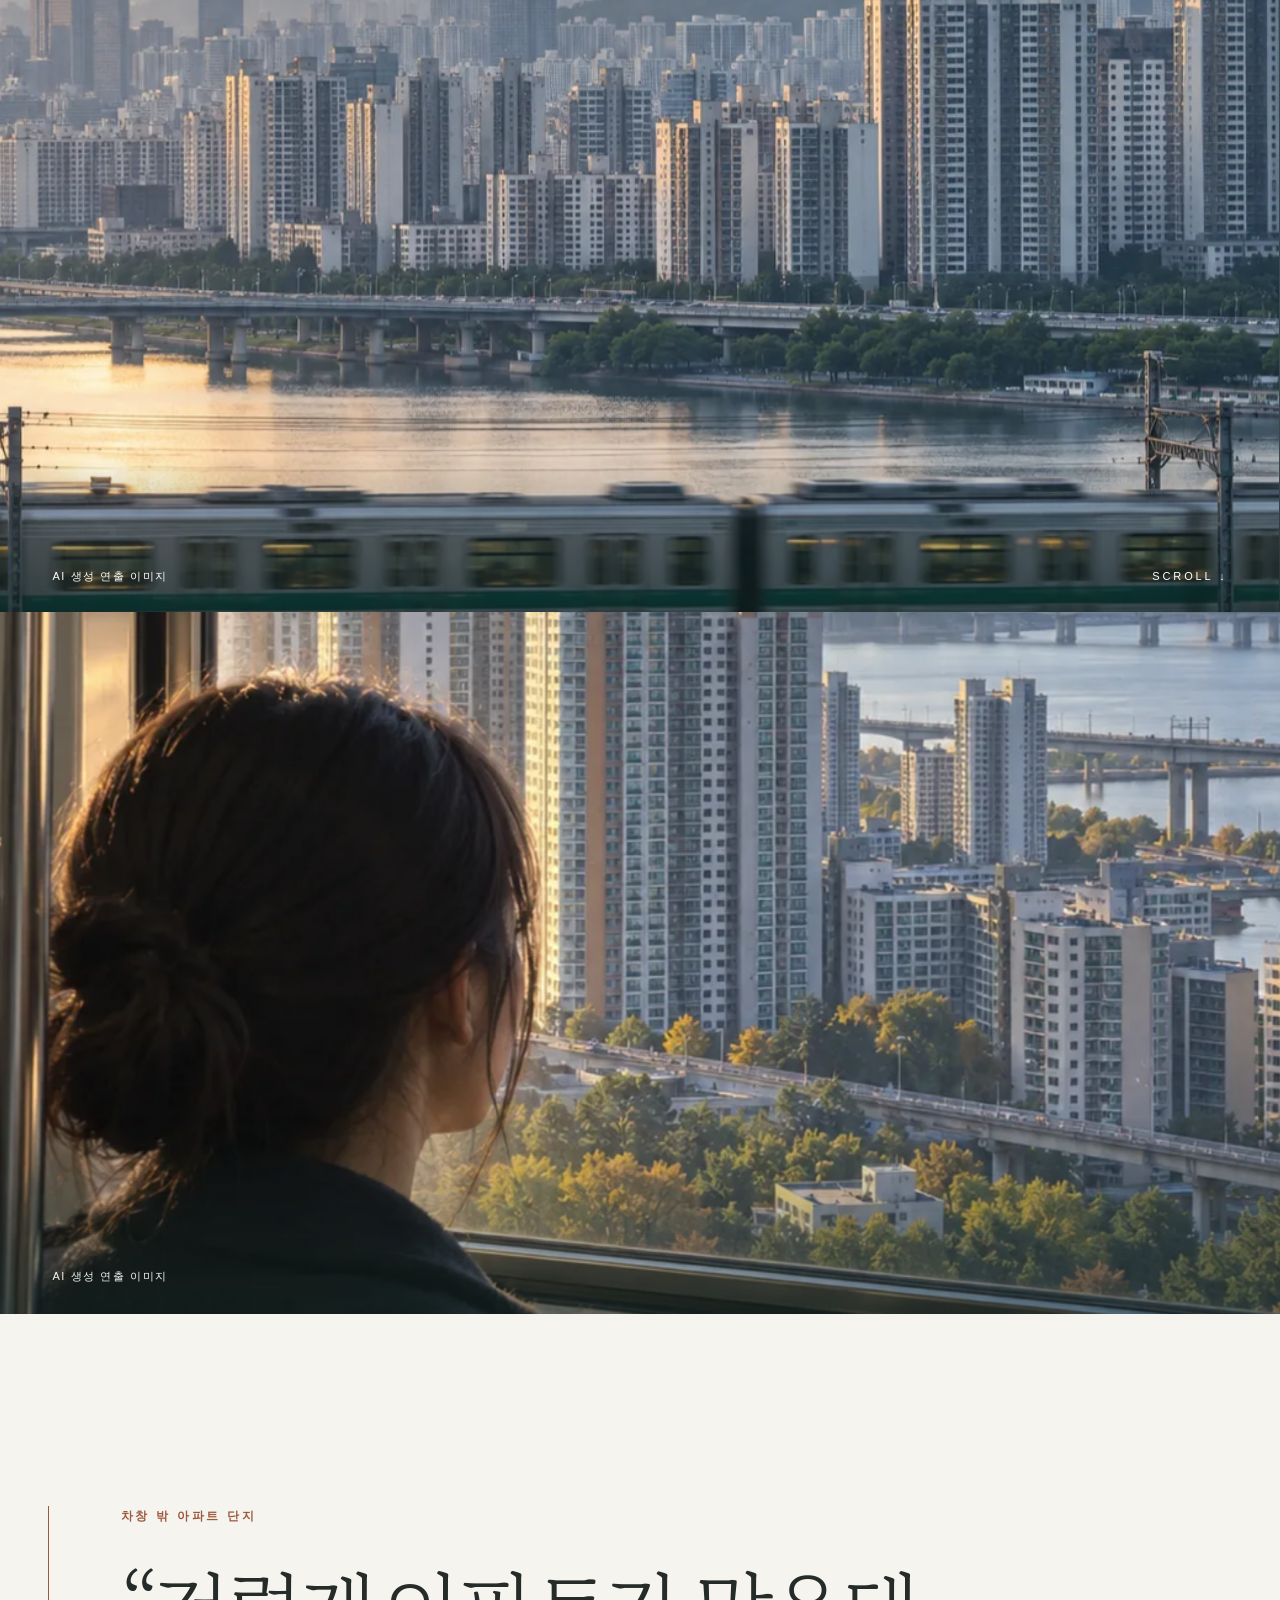
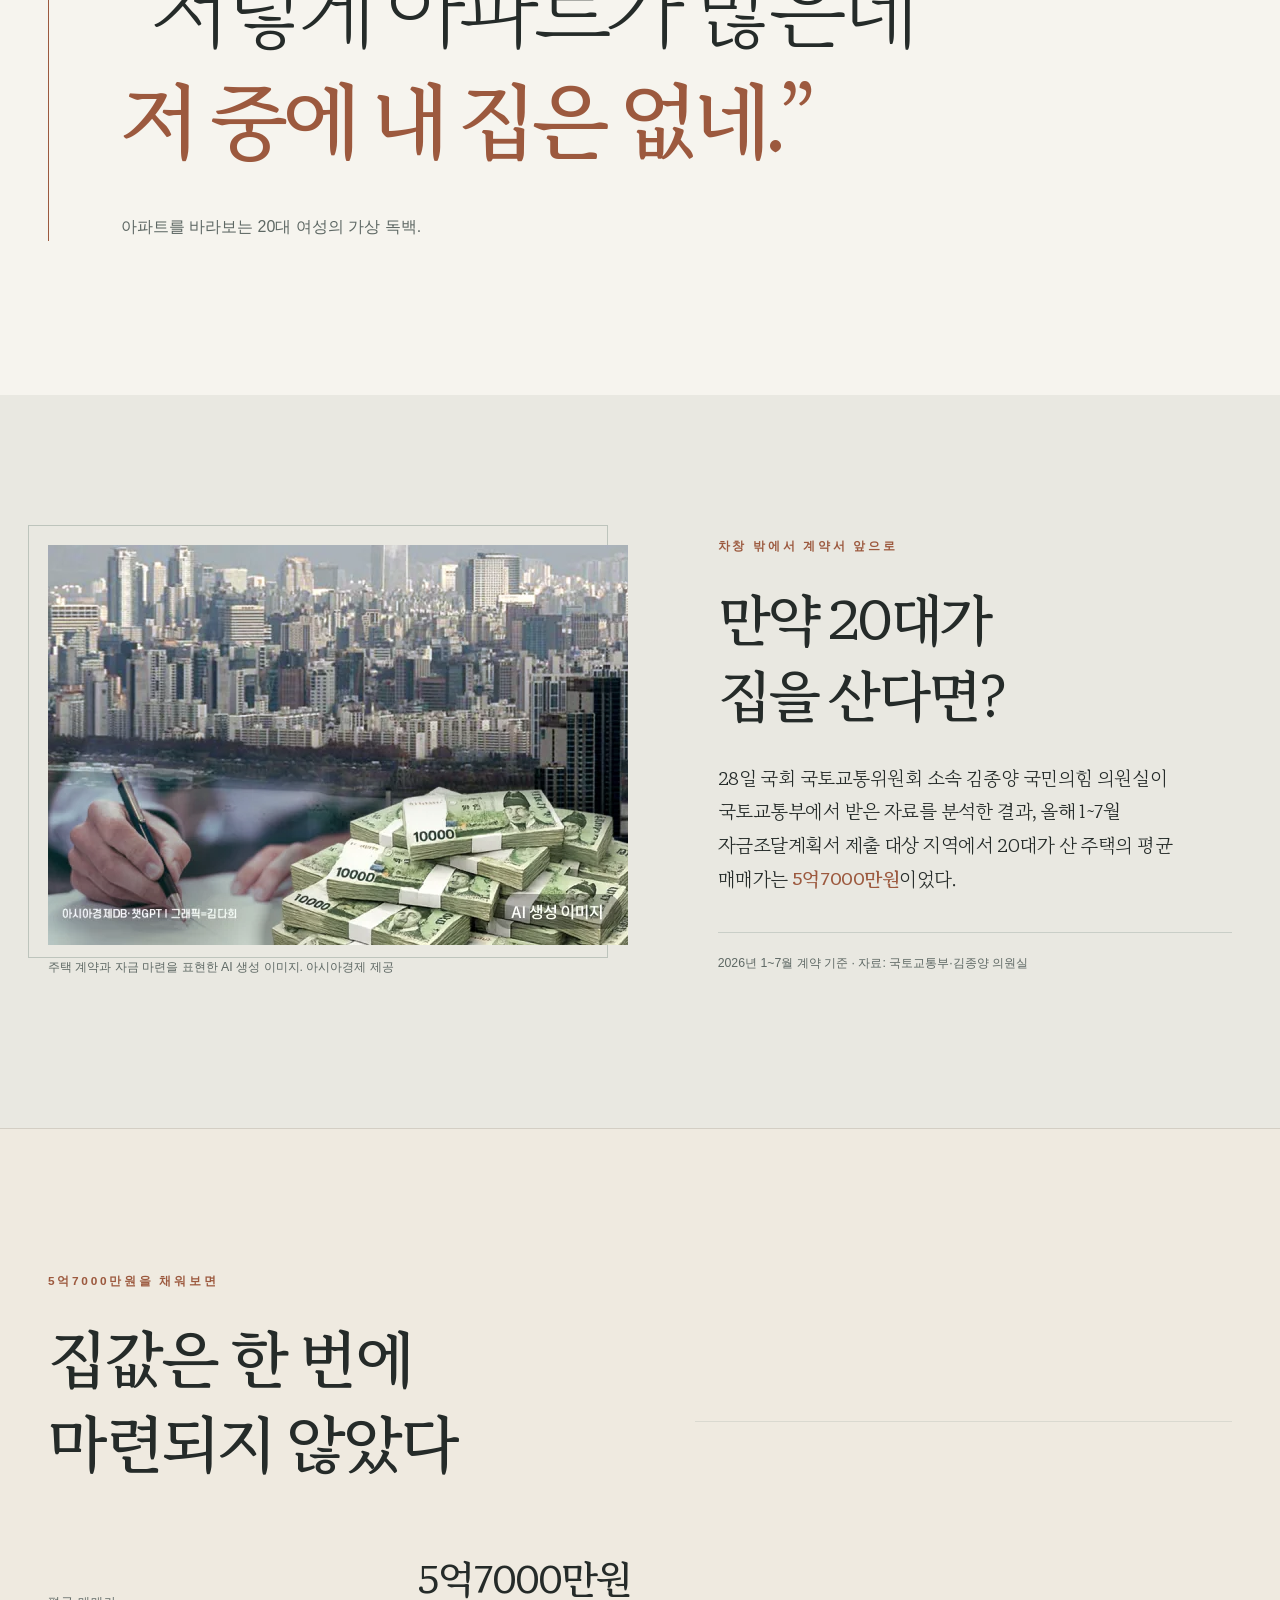
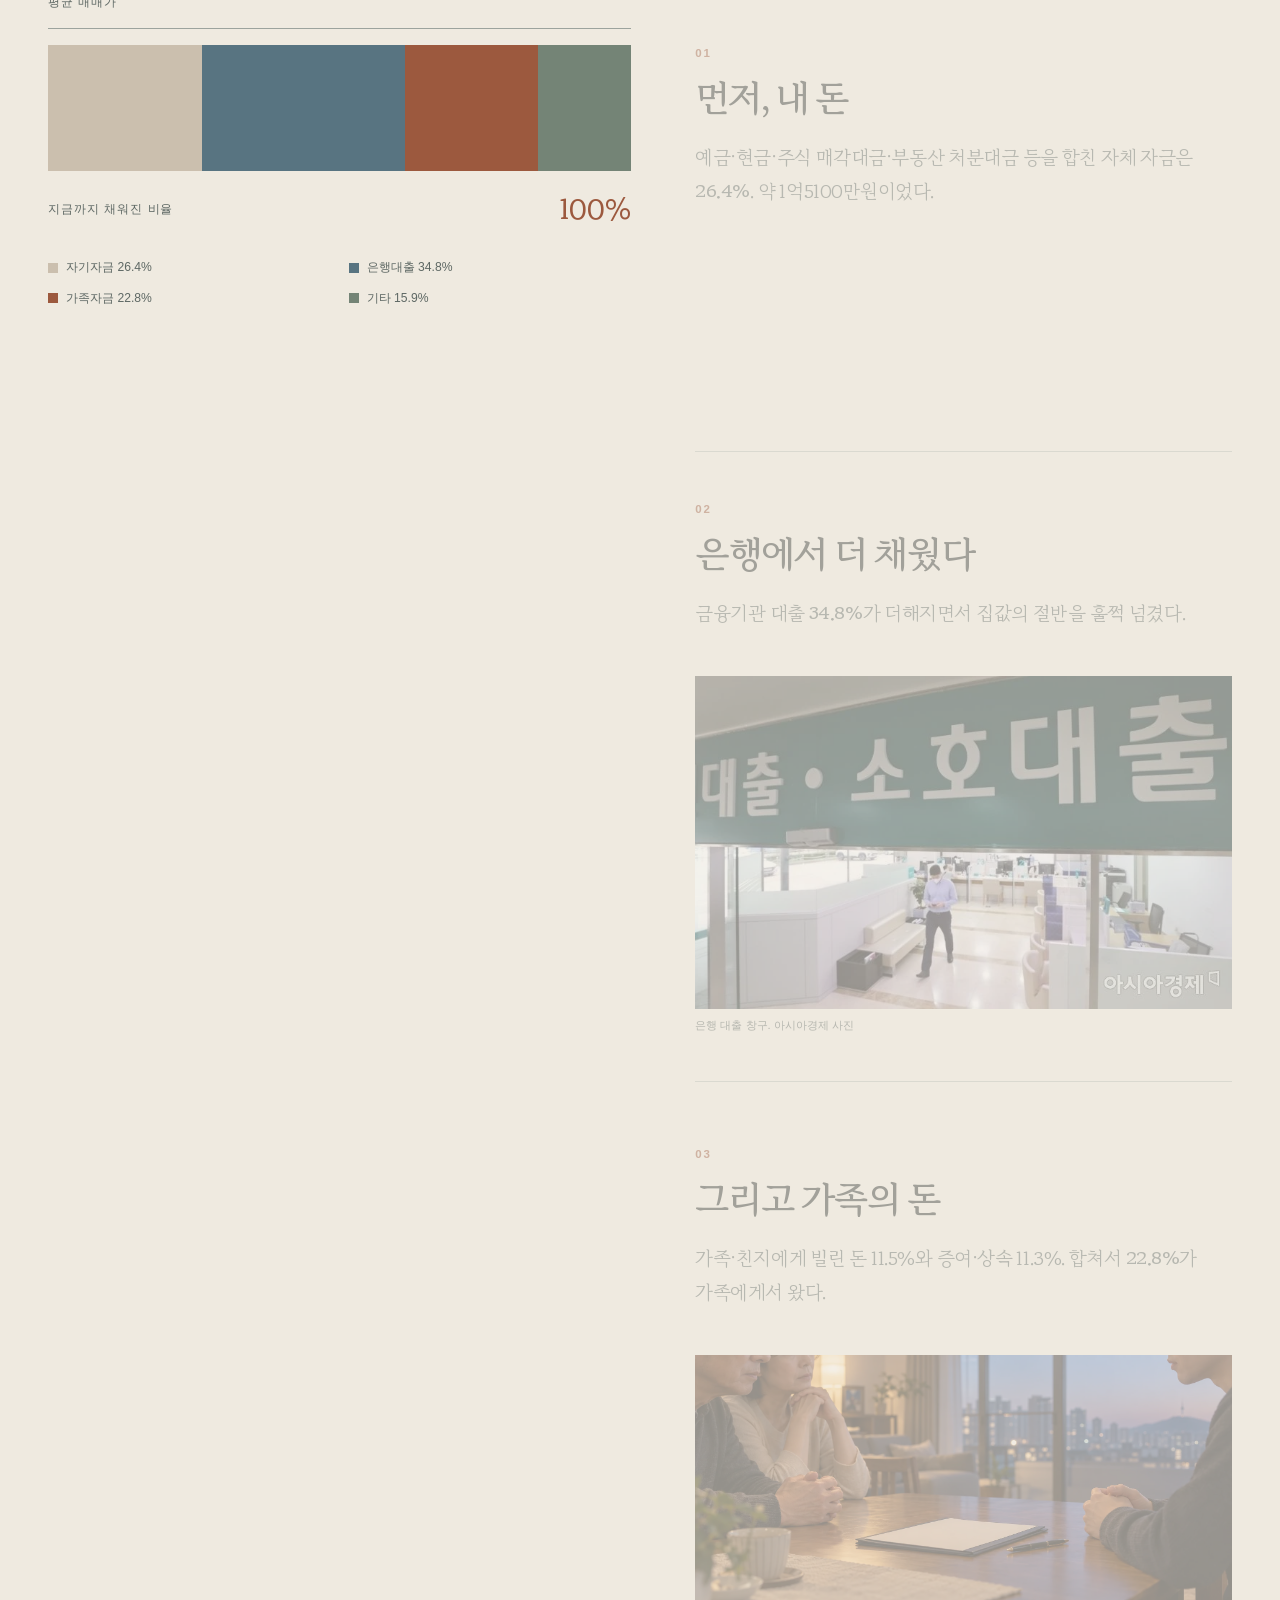
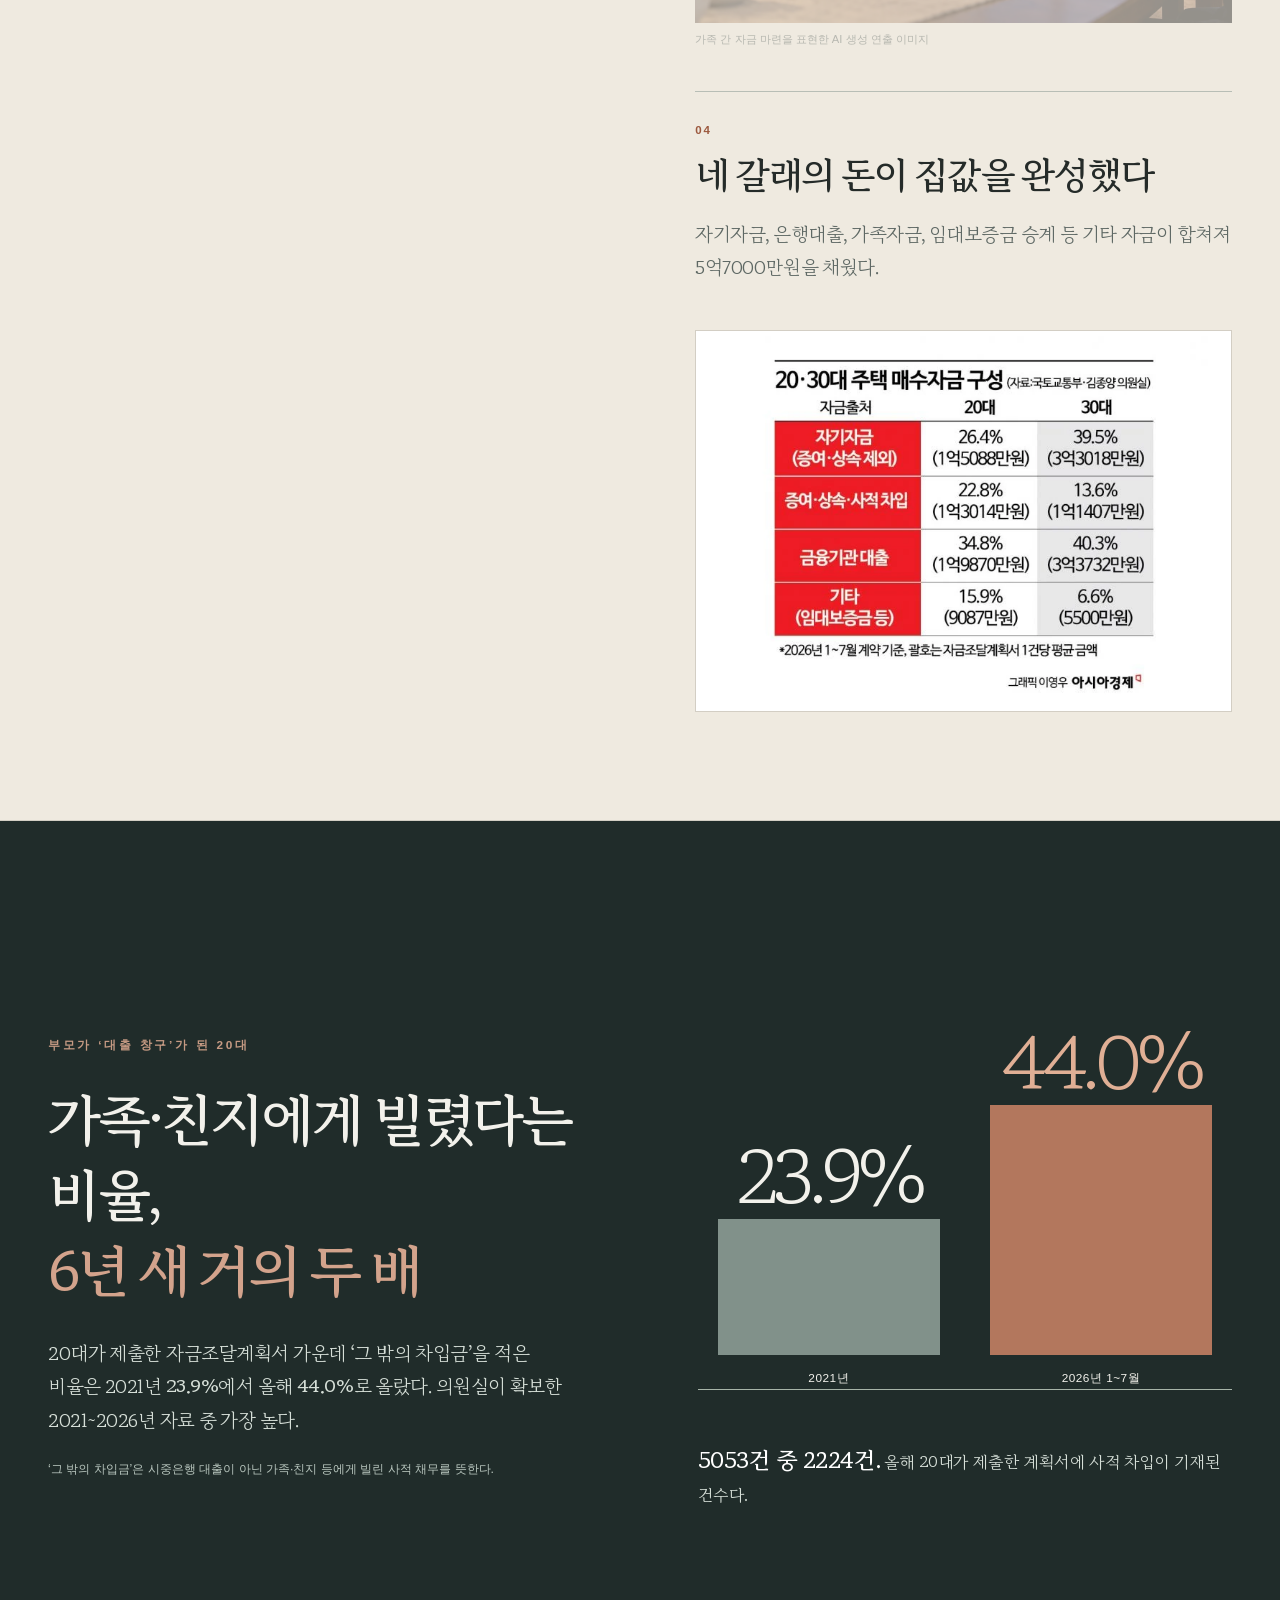
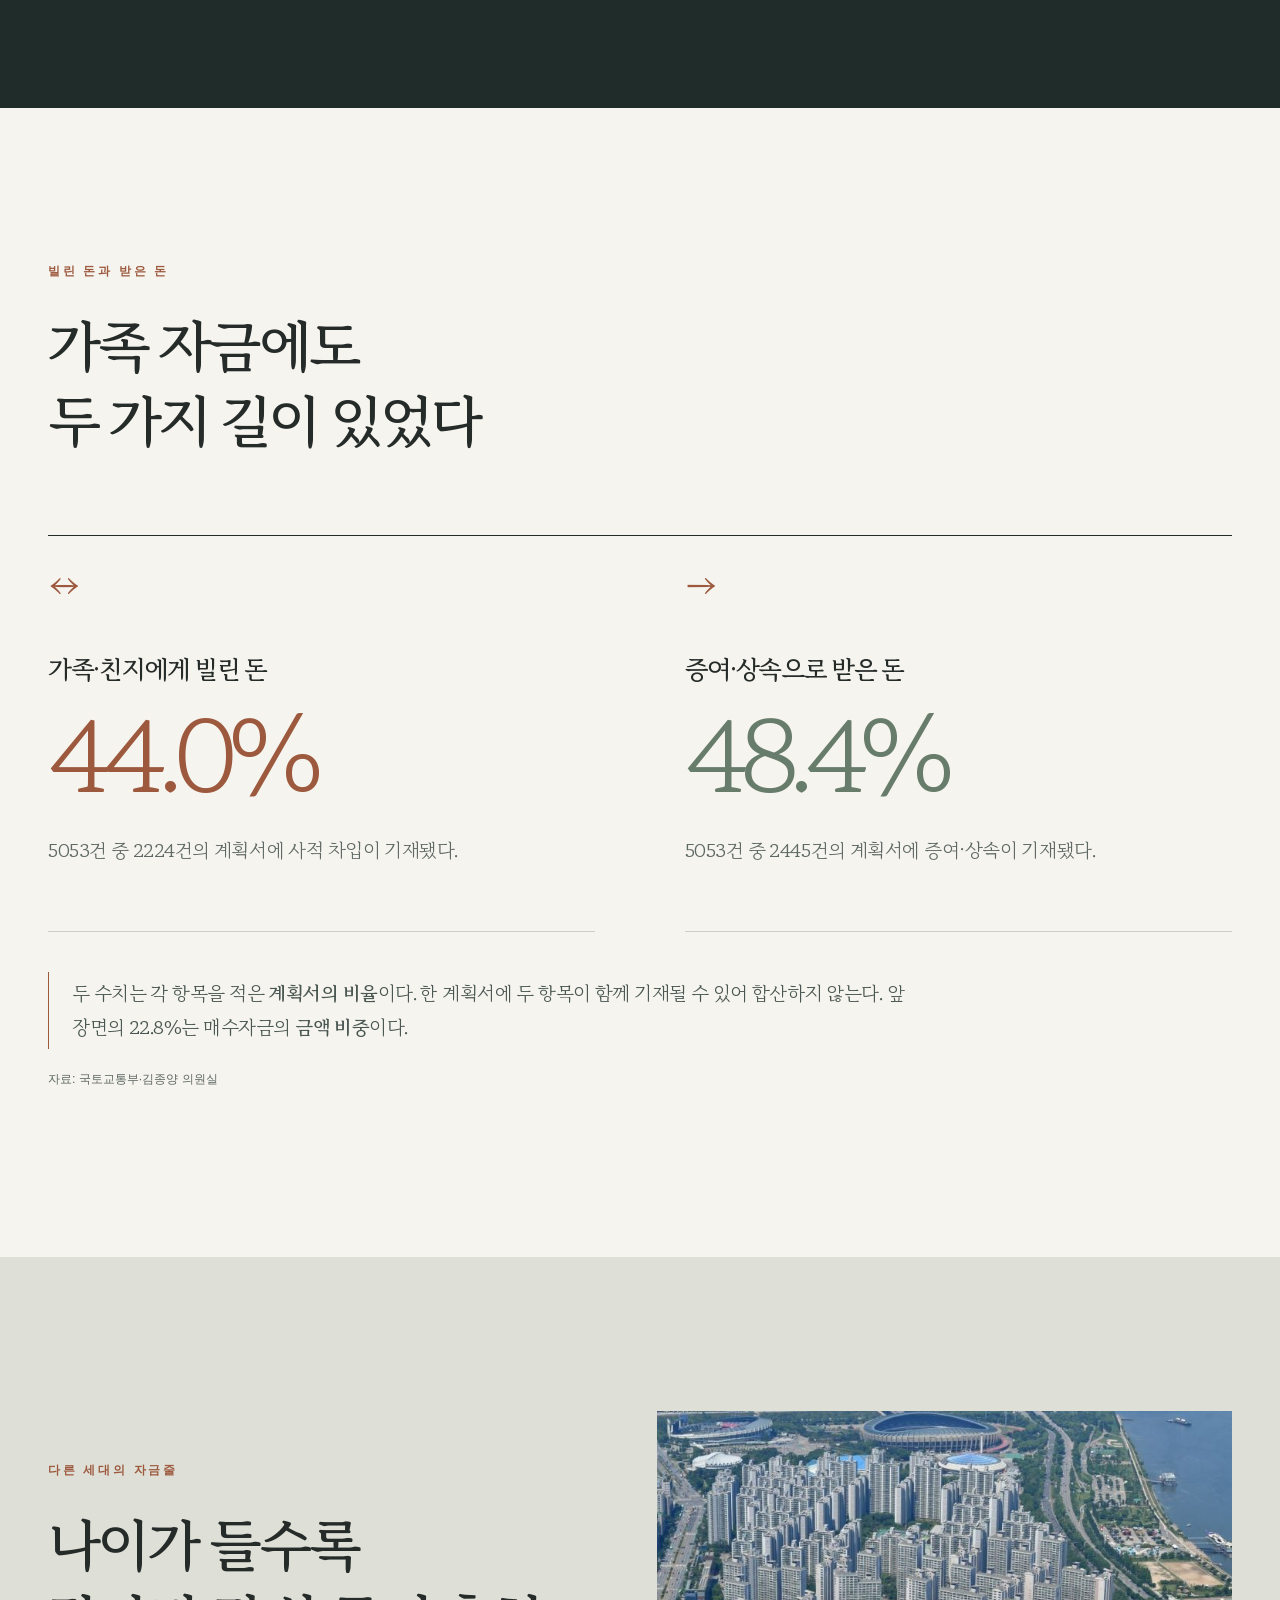
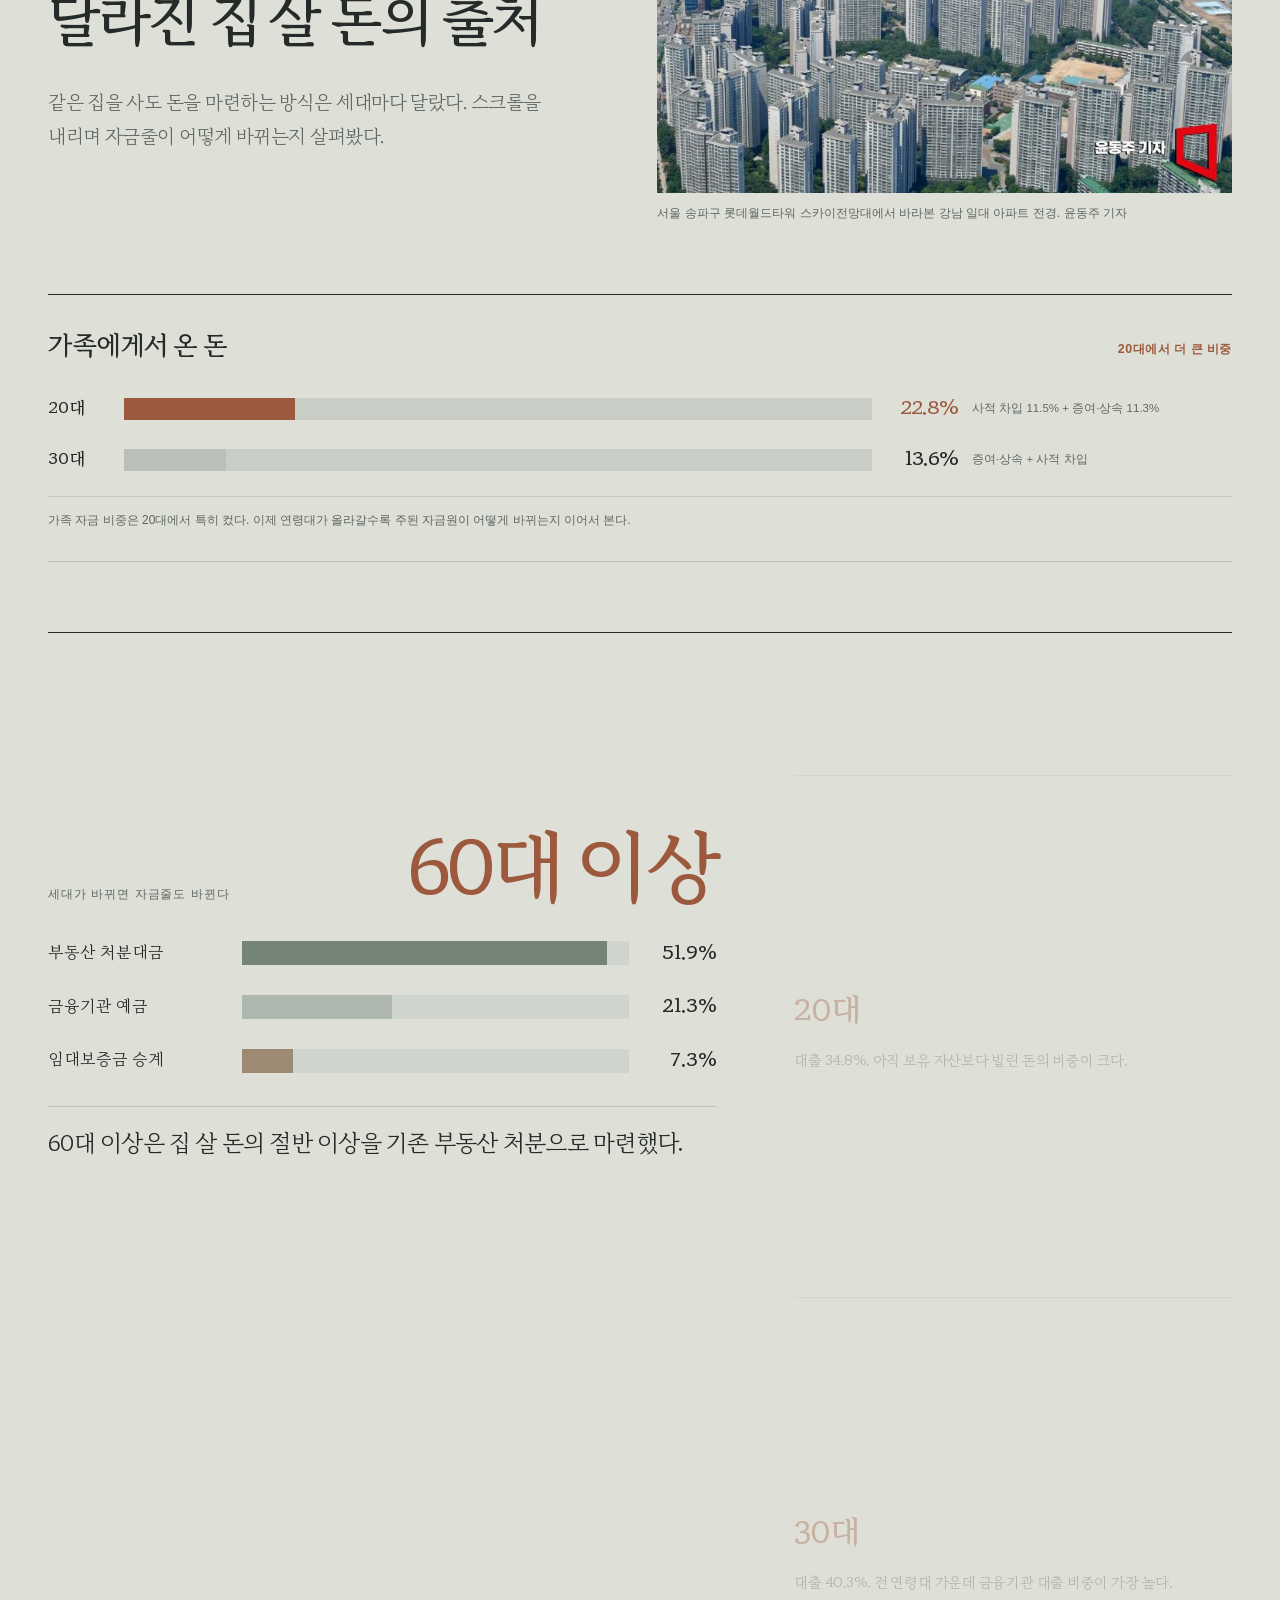
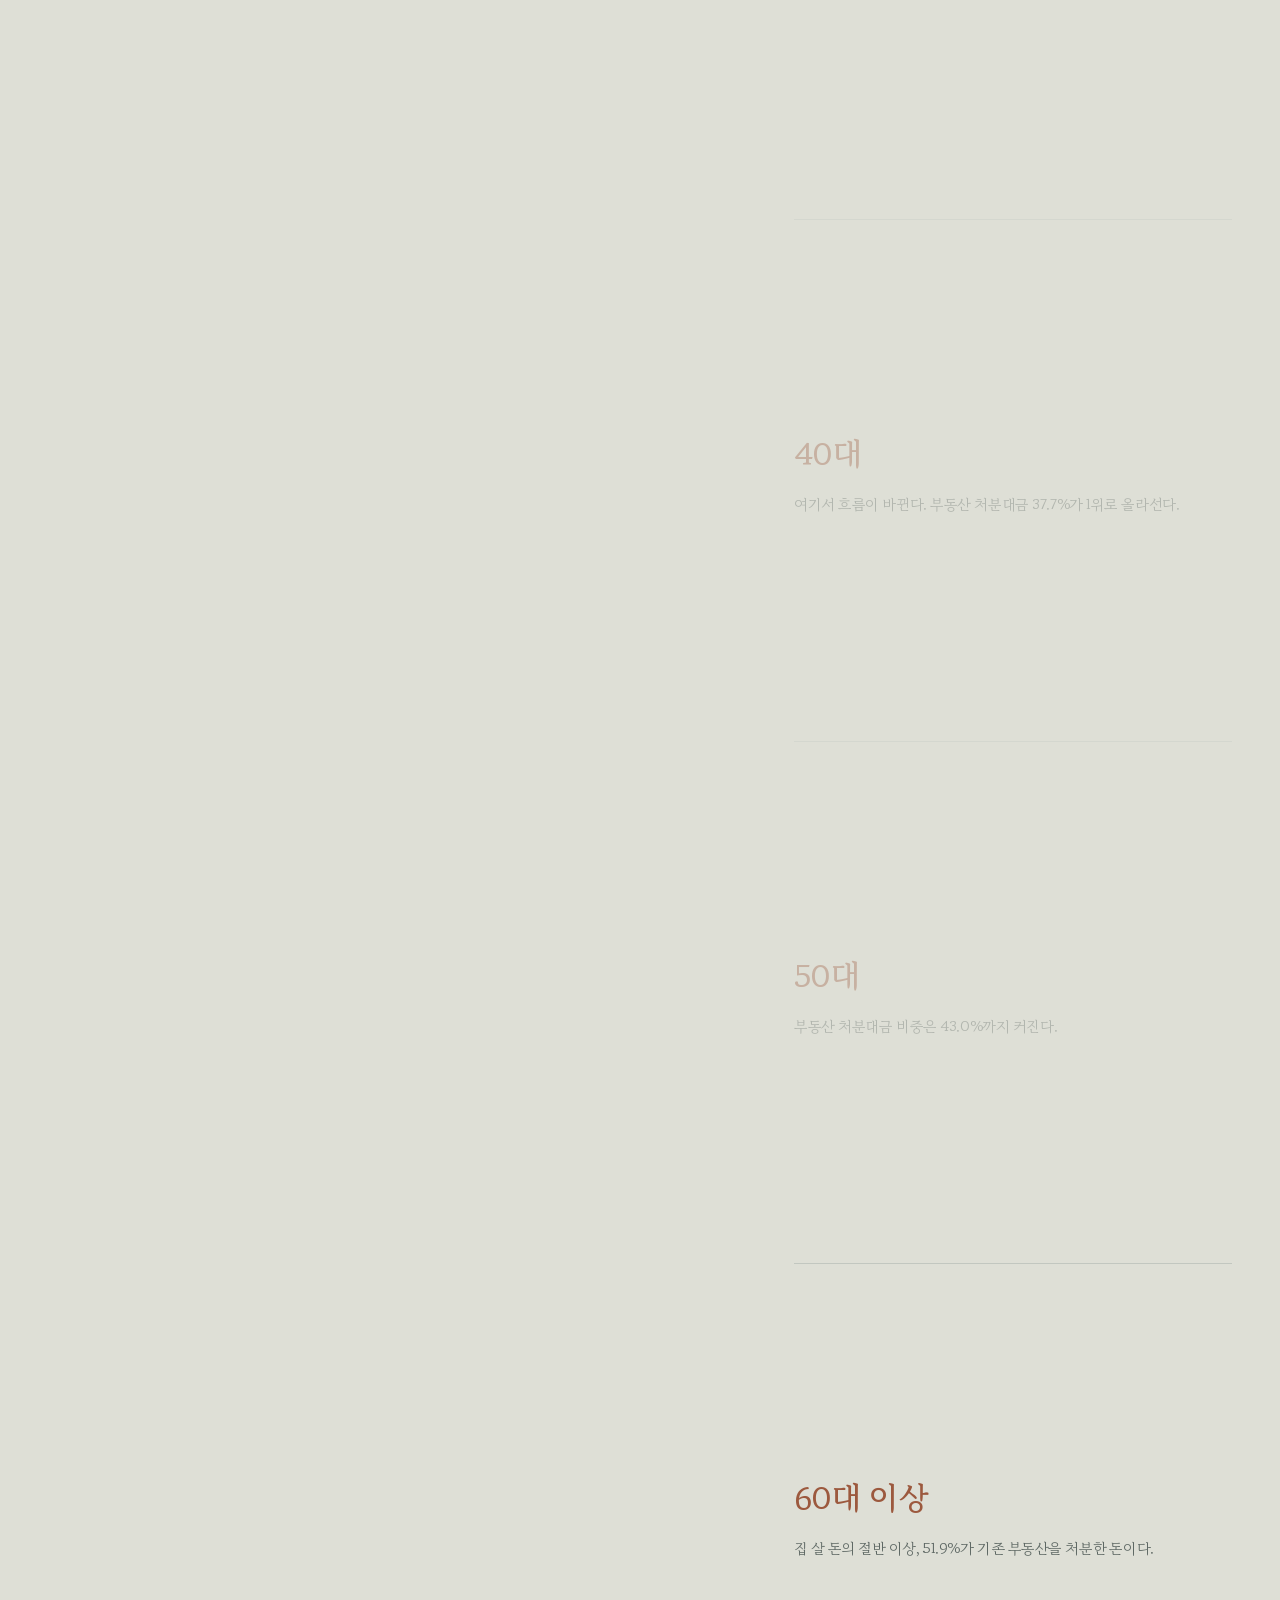
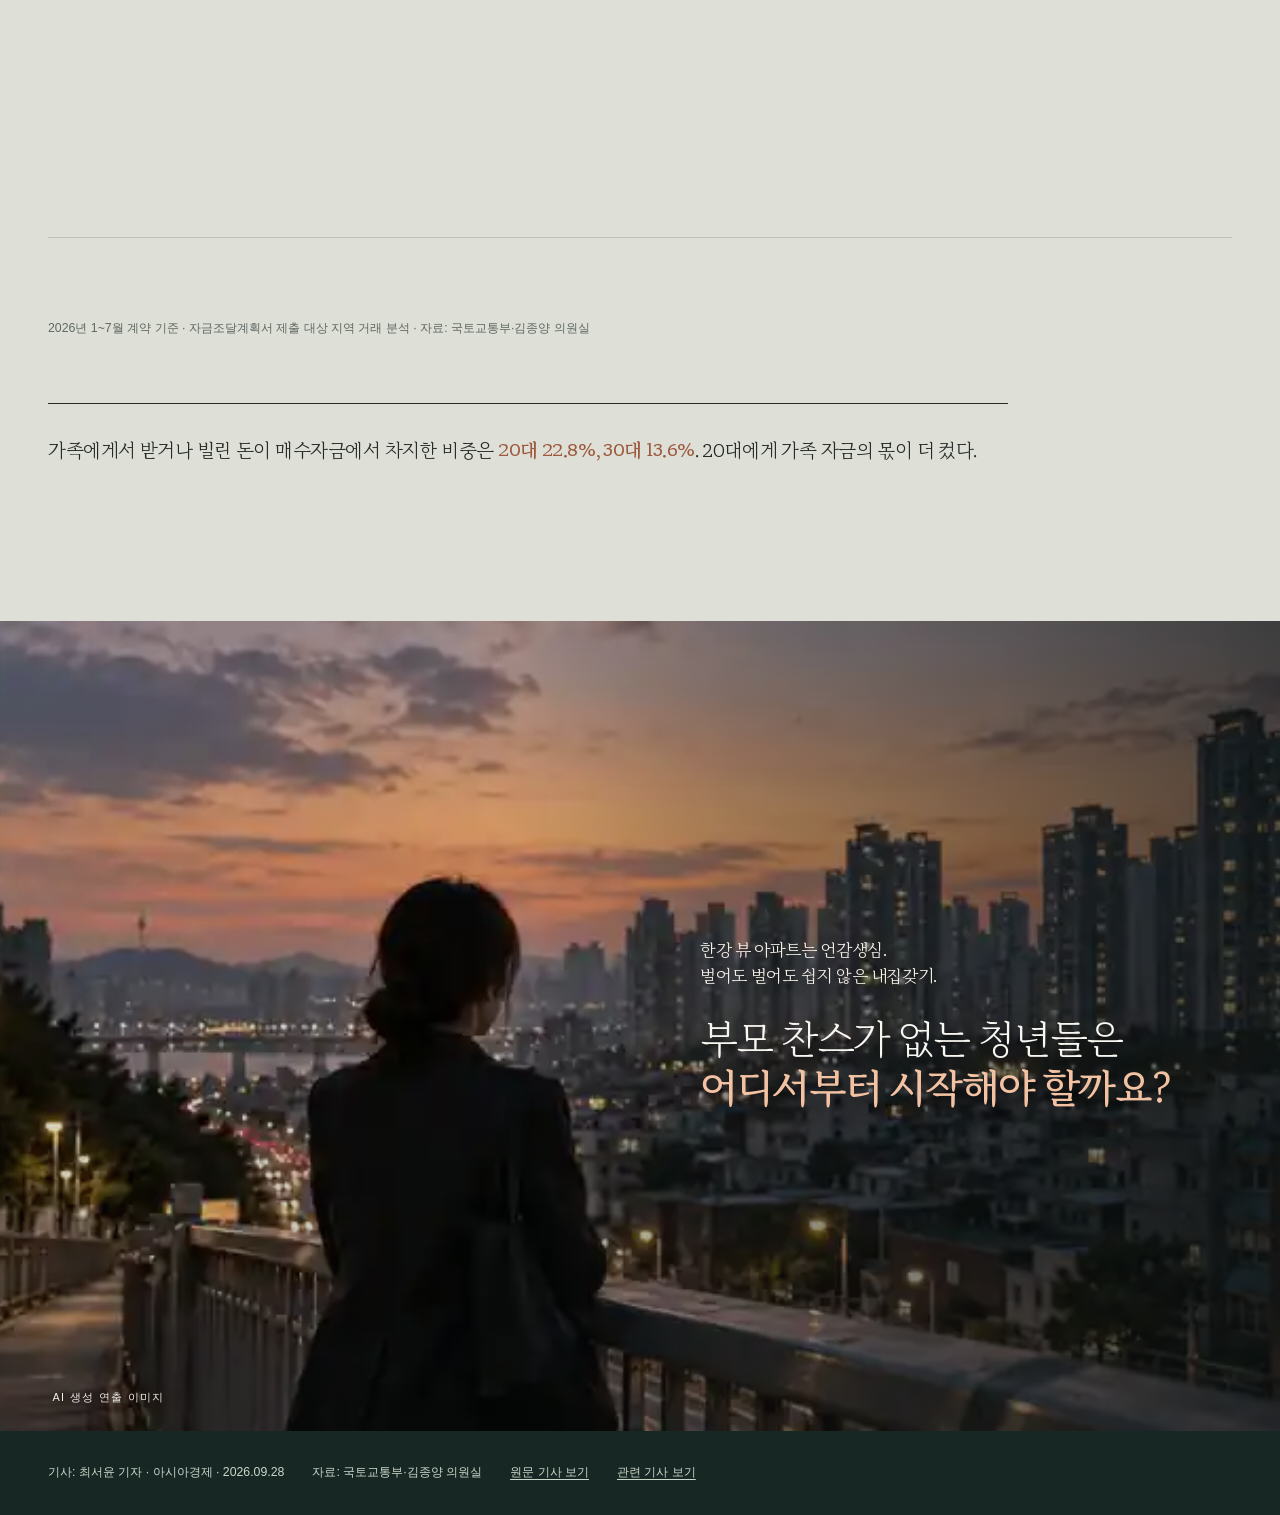
<file: bank-of-parents/index.html>
<!doctype html>
<html lang="ko">
<head>
  <meta charset="utf-8">
  <meta name="viewport" content="width=device-width,initial-scale=1">
  <meta name="color-scheme" content="light">
  <title>엄마 아빠, 집 사고 싶어요. 대출해 주세요 | 비주얼뉴스</title>
  <meta name="description" content="20대의 집값은 어디에서 왔을까. 주택 매수자금의 출처를 따라가 본다.">
  <link rel="preload" href="assets/train-approach-wide.webp" as="image" media="(min-width: 769px)">
  <link rel="preload" href="assets/train-approach-mobile.webp" as="image" media="(max-width: 768px)">
  <link rel="stylesheet" href="styles-editorial-opening-v3.css">
  <script src="story-opening.js" defer></script>
</head>
<body>
<a class="skip" href="#story">본문으로 건너뛰기</a>
<header class="train-approach" aria-label="아파트 단지 앞을 지나는 지하철">
  <picture><source media="(max-width: 768px)" srcset="assets/train-approach-mobile.webp"><img src="assets/train-approach-wide.webp" alt="아파트 단지를 배경으로 지하철이 달려가는 AI 생성 연출 이미지" fetchpriority="high"></picture>
  <span class="approach-caption">AI 생성 연출 이미지</span>
  <span class="approach-scroll" aria-hidden="true">SCROLL ↓</span>
</header>
<div class="ride" aria-label="지하철 안에서 창밖을 바라보는 여성">
  <picture class="ride-picture"><source media="(max-width: 768px)" srcset="assets/subway-mobile.webp"><img src="assets/subway-wide.webp" alt="지하철 창가에 앉은 20대 여성이 창밖 아파트 단지를 바라보는 연출 이미지" fetchpriority="high"></picture>
  <div class="ride-reflection" aria-hidden="true"></div>
  <span class="ride-caption">AI 생성 연출 이미지</span>
  <span class="ride-scroll" aria-hidden="true">SCROLL ↓</span>
</div>
<main id="story">
  <section class="question scene" aria-labelledby="question-title"><div class="container">
    <p class="overline">차창 밖 아파트 단지</p>
    <h1 id="question-title">“저렇게 아파트가 많은데<br><em>저 중에 내 집은 없네.”</em></h1>
    <p class="question-context">아파트를 바라보는 20대 여성의 가상 독백.</p>
  </div></section>

  <section class="contract scene" aria-labelledby="contract-title"><div class="container contract-grid">
    <figure class="contract-photo"><img src="assets/contract-scene.webp" alt="도시의 아파트 전경과 계약서에 서명하는 손, 현금 이미지를 합성한 연출 이미지" loading="lazy" width="600" height="400"><figcaption>주택 계약과 자금 마련을 표현한 AI 생성 이미지. 아시아경제 제공</figcaption></figure>
    <div class="contract-copy"><p class="overline">차창 밖에서 계약서 앞으로</p><h2 id="contract-title">만약 20대가<br>집을 산다면?</h2><p>28일 국회 국토교통위원회 소속 김종양 국민의힘 의원실이 국토교통부에서 받은 자료를 분석한 결과, 올해 1~7월 자금조달계획서 제출 대상 지역에서 20대가 산 주택의 평균 매매가는 <strong>5억7000만원</strong>이었다.</p><p class="source">2026년 1~7월 계약 기준 · 자료: 국토교통부·김종양 의원실</p></div>
  </div></section>

<section class="money-journey scene" id="money-journey" aria-labelledby="money-journey-title">
    <div class="container money-journey-grid">
      <div class="money-stage" data-stage="1">
        <p class="overline">5억7000만원을 채워보면</p>
        <h2 id="money-journey-title">집값은 한 번에<br>마련되지 않았다</h2>
        <div class="money-total"><span>평균 매매가</span><strong>5억7000만원</strong></div>
        <div class="money-meter" role="img" aria-label="20대 평균 주택 매수자금이 자기자금, 은행대출, 가족자금, 기타자금으로 단계적으로 채워지는 그래프">
          <i class="money-self"></i><i class="money-bank"></i><i class="money-family"></i><i class="money-other"></i>
          <span class="money-empty">아직 채워야 할 돈</span>
        </div>
        <div class="money-now"><span>지금까지 채워진 비율</span><strong data-money-total>26.4%</strong></div>
        <div class="money-key">
          <span><i class="k-self"></i>자기자금 26.4%</span>
          <span><i class="k-bank"></i>은행대출 34.8%</span>
          <span><i class="k-family"></i>가족자금 22.8%</span>
          <span><i class="k-other"></i>기타 15.9%</span>
        </div>
      </div>
      <div class="money-scroll">
        <article class="money-step" data-money-step="1"><b>01</b><h3>먼저, 내 돈</h3><p>예금·현금·주식 매각대금·부동산 처분대금 등을 합친 자체 자금은 <strong>26.4%</strong>. 약 1억5100만원이었다.</p></article>
        <article class="money-step" data-money-step="2"><b>02</b><h3>은행에서 더 채웠다</h3><p>금융기관 대출 <strong>34.8%</strong>가 더해지면서 집값의 절반을 훌쩍 넘겼다.</p><figure class="money-step-photo"><img src="assets/bank-desk.webp" alt="대출 안내 간판 아래 은행 창구" loading="lazy" width="745" height="462"><figcaption>은행 대출 창구. 아시아경제 사진</figcaption></figure></article>
        <article class="money-step" data-money-step="3"><b>03</b><h3>그리고 가족의 돈</h3><p>가족·친지에게 빌린 돈 11.5%와 증여·상속 11.3%. 합쳐서 <strong>22.8%</strong>가 가족에게서 왔다.</p><figure class="money-step-photo"><img src="assets/family-table.webp" alt="부모와 성인 자녀가 식탁에 마주 앉아 서류를 살펴보는 AI 생성 연출 이미지" loading="lazy" width="1774" height="887"><figcaption>가족 간 자금 마련을 표현한 AI 생성 연출 이미지</figcaption></figure></article>
        <article class="money-step" data-money-step="4"><b>04</b><h3>네 갈래의 돈이 집값을 완성했다</h3><p>자기자금, 은행대출, 가족자금, 임대보증금 승계 등 기타 자금이 합쳐져 5억7000만원을 채웠다.</p><figure class="money-step-photo"><img src="assets/funding-source.webp" alt="20대와 30대 주택 매수자금 구성 그래픽" loading="lazy" width="745" height="529"></figure></article>
      </div>
    </div>
  </section>

<section class="borrowing scene" aria-labelledby="borrow-title"><div class="container borrowing-grid"><div><p class="overline">부모가 ‘대출 창구’가 된 20대</p><h2 id="borrow-title">가족·친지에게 빌렸다는 비율,<br><em>6년 새 거의 두 배</em></h2><p>20대가 제출한 자금조달계획서 가운데 ‘그 밖의 차입금’을 적은 비율은 2021년 <strong>23.9%</strong>에서 올해 <strong>44.0%</strong>로 올랐다. 의원실이 확보한 2021~2026년 자료 중 가장 높다.</p><p class="source">‘그 밖의 차입금’은 시중은행 대출이 아닌 가족·친지 등에게 빌린 사적 채무를 뜻한다.</p></div><div class="borrow-visual"><div class="borrow-bars" role="img" aria-label="20대 사적 차입 기재율 2021년 23.9%에서 2026년 1~7월 44.0%로 상승"><div class="borrow-col"><strong>23.9%</strong><i style="--bar-h:136px"></i><span>2021년</span></div><div class="borrow-col latest"><strong>44.0%</strong><i style="--bar-h:250px"></i><span>2026년 1~7월</span></div></div><p><strong>5053건 중 2224건.</strong> 올해 20대가 제출한 계획서에 사적 차입이 기재된 건수다.</p></div></div></section>

  <section class="two-routes scene" aria-labelledby="routes-title"><div class="container"><p class="overline">빌린 돈과 받은 돈</p><h2 id="routes-title">가족 자금에도<br>두 가지 길이 있었다</h2><div class="route-cards"><article><span class="route-icon" aria-hidden="true">↔</span><h3>가족·친지에게 빌린 돈</h3><strong>44.0%</strong><p>5053건 중 2224건의 계획서에 사적 차입이 기재됐다.</p></article><article><span class="route-icon" aria-hidden="true">→</span><h3>증여·상속으로 받은 돈</h3><strong>48.4%</strong><p>5053건 중 2445건의 계획서에 증여·상속이 기재됐다.</p></article></div><p class="route-note">두 수치는 각 항목을 적은 <strong>계획서의 비율</strong>이다. 한 계획서에 두 항목이 함께 기재될 수 있어 합산하지 않는다. 앞 장면의 22.8%는 매수자금의 <strong>금액 비중</strong>이다.</p><p class="source">자료: 국토교통부·김종양 의원실</p></div></section>

  <section class="generations scene" aria-labelledby="generation-title"><div class="container"><div class="generation-lead"><div class="generation-intro"><p class="overline">다른 세대의 자금줄</p><h2 id="generation-title">나이가 들수록<br>달라진 집 살 돈의 출처</h2><p>같은 집을 사도 돈을 마련하는 방식은 세대마다 달랐다. 스크롤을 내리며 자금줄이 어떻게 바뀌는지 살펴봤다.</p></div><figure class="generation-photo"><img src="assets/gangnam-apartments.jpg" alt="롯데월드타워 전망대에서 내려다본 강남 일대의 아파트 단지" loading="lazy" width="745" height="496"><figcaption>서울 송파구 롯데월드타워 스카이전망대에서 바라본 강남 일대 아파트 전경. 윤동주 기자</figcaption></figure></div><div class="family-support-compare" aria-label="20대와 30대 가족 지원금 비중 비교">
  <div class="family-support-head">
    <span>가족에게서 온 돈</span>
    <strong>20대에서 더 큰 비중</strong>
  </div>
  <div class="family-support-bars">
    <div class="family-support-row twenties">
      <span class="age">20대</span>
      <div class="track"><i style="--family-w:22.8%"></i></div>
      <strong>22.8%</strong>
      <small>사적 차입 11.5% + 증여·상속 11.3%</small>
    </div>
    <div class="family-support-row thirties">
      <span class="age">30대</span>
      <div class="track"><i style="--family-w:13.6%"></i></div>
      <strong>13.6%</strong>
      <small>증여·상속 + 사적 차입</small>
    </div>
  </div>
  <p class="family-support-note">가족 자금 비중은 20대에서 특히 컸다. 이제 연령대가 올라갈수록 주된 자금원이 어떻게 바뀌는지 이어서 본다.</p>
</div>

<div class="age-morph" id="age-morph" aria-label="연령대가 바뀌며 주요 주택 자금 출처가 달라지는 인터랙티브 그래프">
  <div class="age-morph-sticky">
    <div class="age-morph-head"><span>세대가 바뀌면 자금줄도 바뀐다</span><strong data-age-name>20대</strong></div>
    <div class="age-morph-bars">
      <div class="age-morph-row"><span data-age-label="0">금융기관 대출</span><div><i data-age-bar="0"></i></div><strong data-age-value="0">34.8%</strong></div>
      <div class="age-morph-row"><span data-age-label="1">임대보증금 승계</span><div><i data-age-bar="1"></i></div><strong data-age-value="1">15.3%</strong></div>
      <div class="age-morph-row"><span data-age-label="2">금융기관 예금</span><div><i data-age-bar="2"></i></div><strong data-age-value="2">15.1%</strong></div>
    </div>
    <p class="age-morph-insight" data-age-insight>20대는 대출과 임대보증금 승계가 큰 비중을 차지했다.</p>
  </div>
  <div class="age-morph-steps">
    <article data-age-index="0"><b>20대</b><p>대출 34.8%. 아직 보유 자산보다 빌린 돈의 비중이 크다.</p></article>
    <article data-age-index="1"><b>30대</b><p>대출 40.3%. 전 연령대 가운데 금융기관 대출 비중이 가장 높다.</p></article>
    <article data-age-index="2"><b>40대</b><p>여기서 흐름이 바뀐다. 부동산 처분대금 37.7%가 1위로 올라선다.</p></article>
    <article data-age-index="3"><b>50대</b><p>부동산 처분대금 비중은 43.0%까지 커진다.</p></article>
    <article data-age-index="4"><b>60대 이상</b><p>집 살 돈의 절반 이상, 51.9%가 기존 부동산을 처분한 돈이다.</p></article>
  </div>
</div>

<p class="source generation-source">2026년 1~7월 계약 기준 · 자금조달계획서 제출 대상 지역 거래 분석 · 자료: 국토교통부·김종양 의원실</p><div class="generation-return"><p>가족에게서 받거나 빌린 돈이 매수자금에서 차지한 비중은 <strong>20대 22.8%, 30대 13.6%</strong>. 20대에게 가족 자금의 몫이 더 컸다.</p></div></div></section>

  <section class="last-ride scene" aria-labelledby="last-title"><picture><img src="assets/ending-city-final.webp" alt="노을 진 서울 도심과 아파트 단지를 바라보는 여성의 뒷모습을 표현한 AI 생성 이미지" loading="lazy"></picture><div class="last-shade"></div><span class="last-caption">AI 생성 연출 이미지</span><div class="container last-copy"><p class="last-preface">한강 뷰 아파트는 언감생심.<br>벌어도 벌어도 쉽지 않은 내집갖기.</p><h2 id="last-title"><span>부모 찬스가 없는 청년들은</span><br><em>어디서부터 시작해야 할까요?</em></h2></div></section>
</main>
<footer><div class="container"><span>기사: 최서윤 기자 · 아시아경제 · 2026.09.28</span><span>자료: 국토교통부·김종양 의원실</span><a href="https://www.asiae.co.kr/article/2026092810202303479" target="_blank" rel="noopener noreferrer">원문 기사 보기</a><a href="https://www.asiae.co.kr/article/2026092515471657943" target="_blank" rel="noopener noreferrer">관련 기사 보기</a></div></footer>
</body>
</html>
</file>
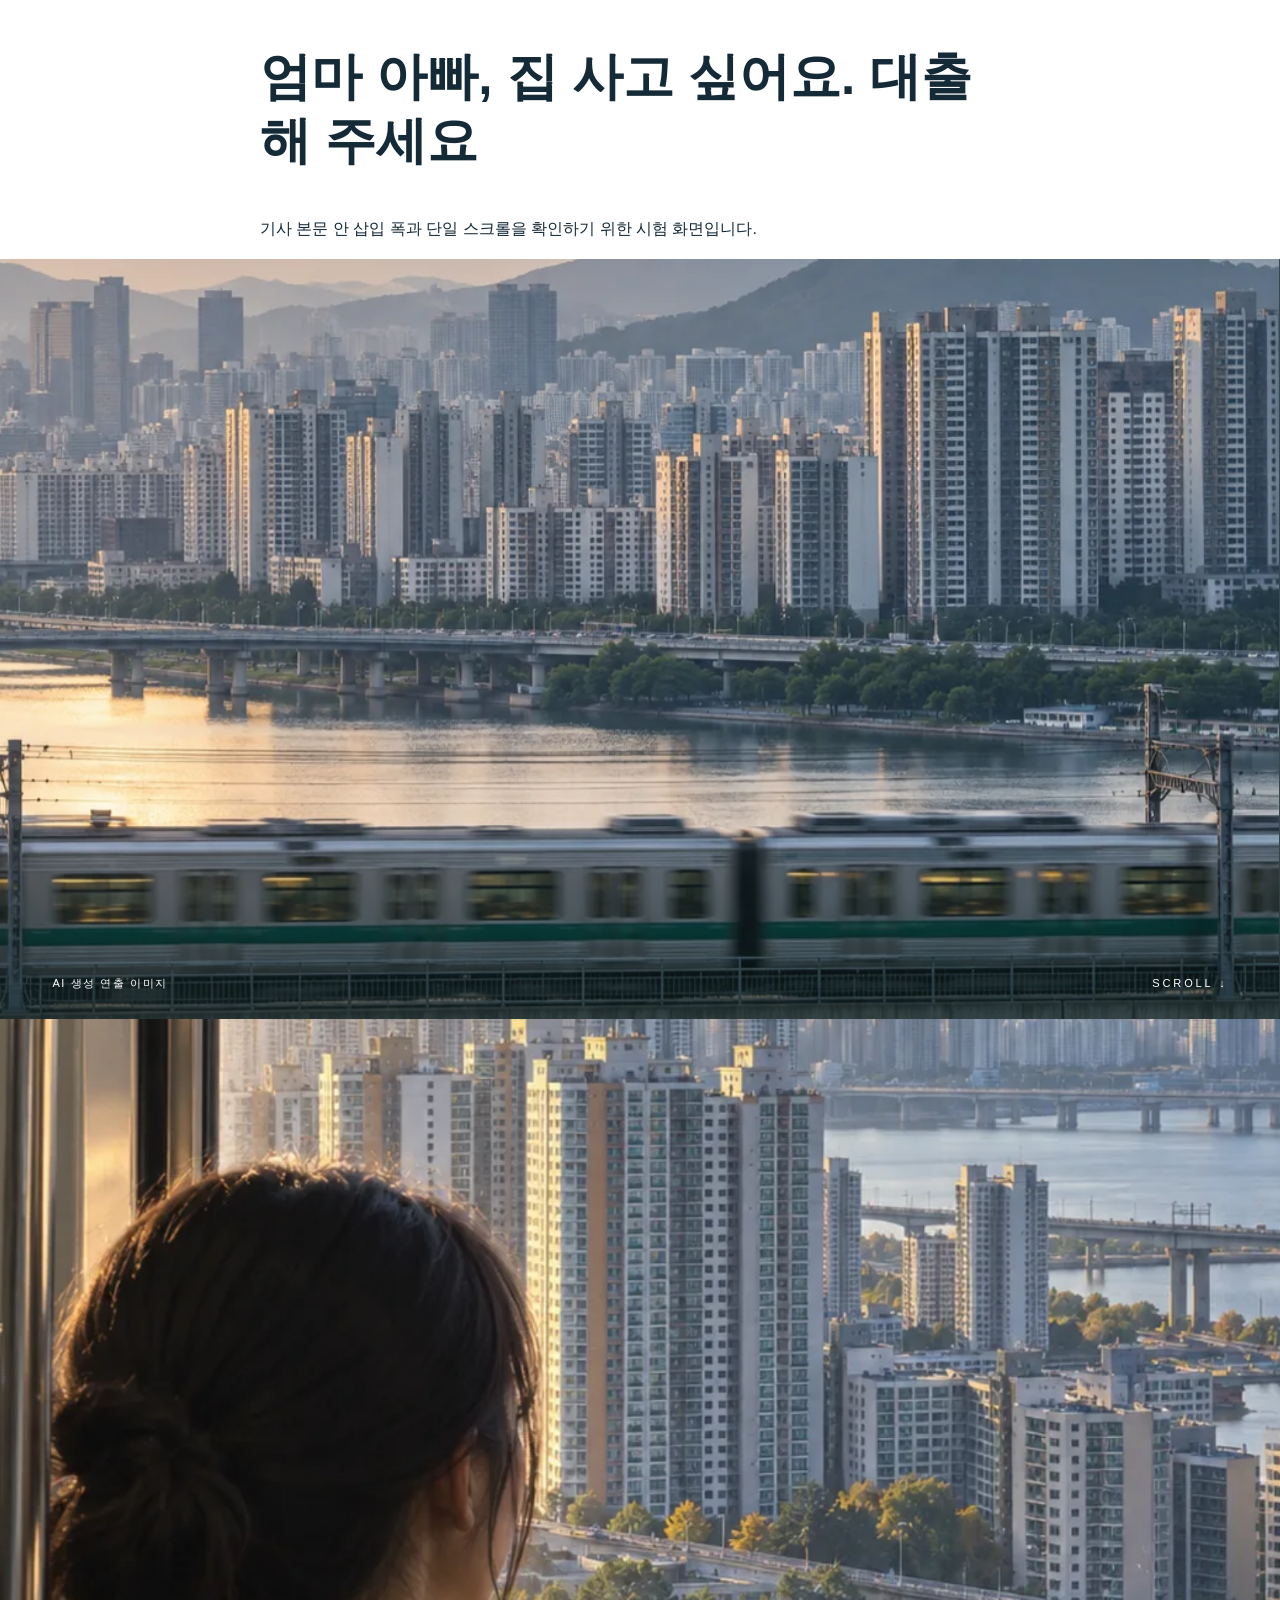
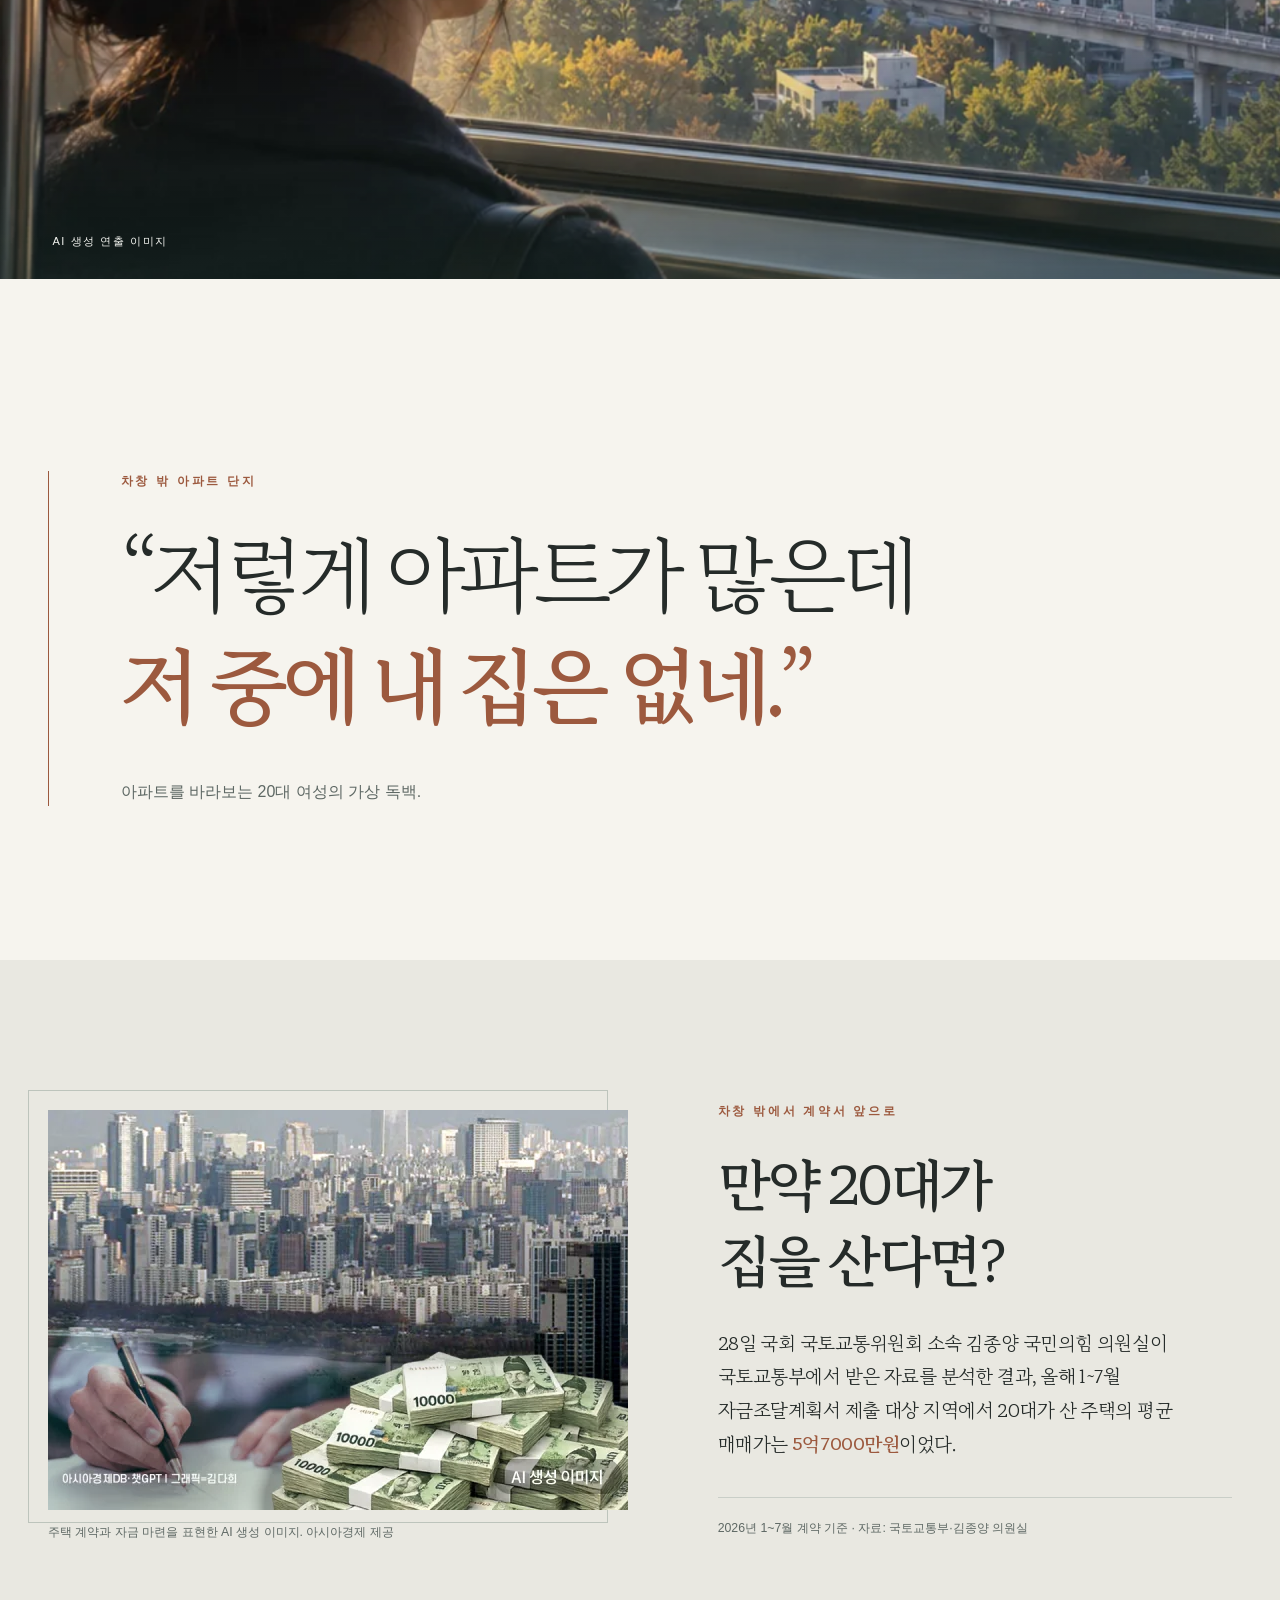
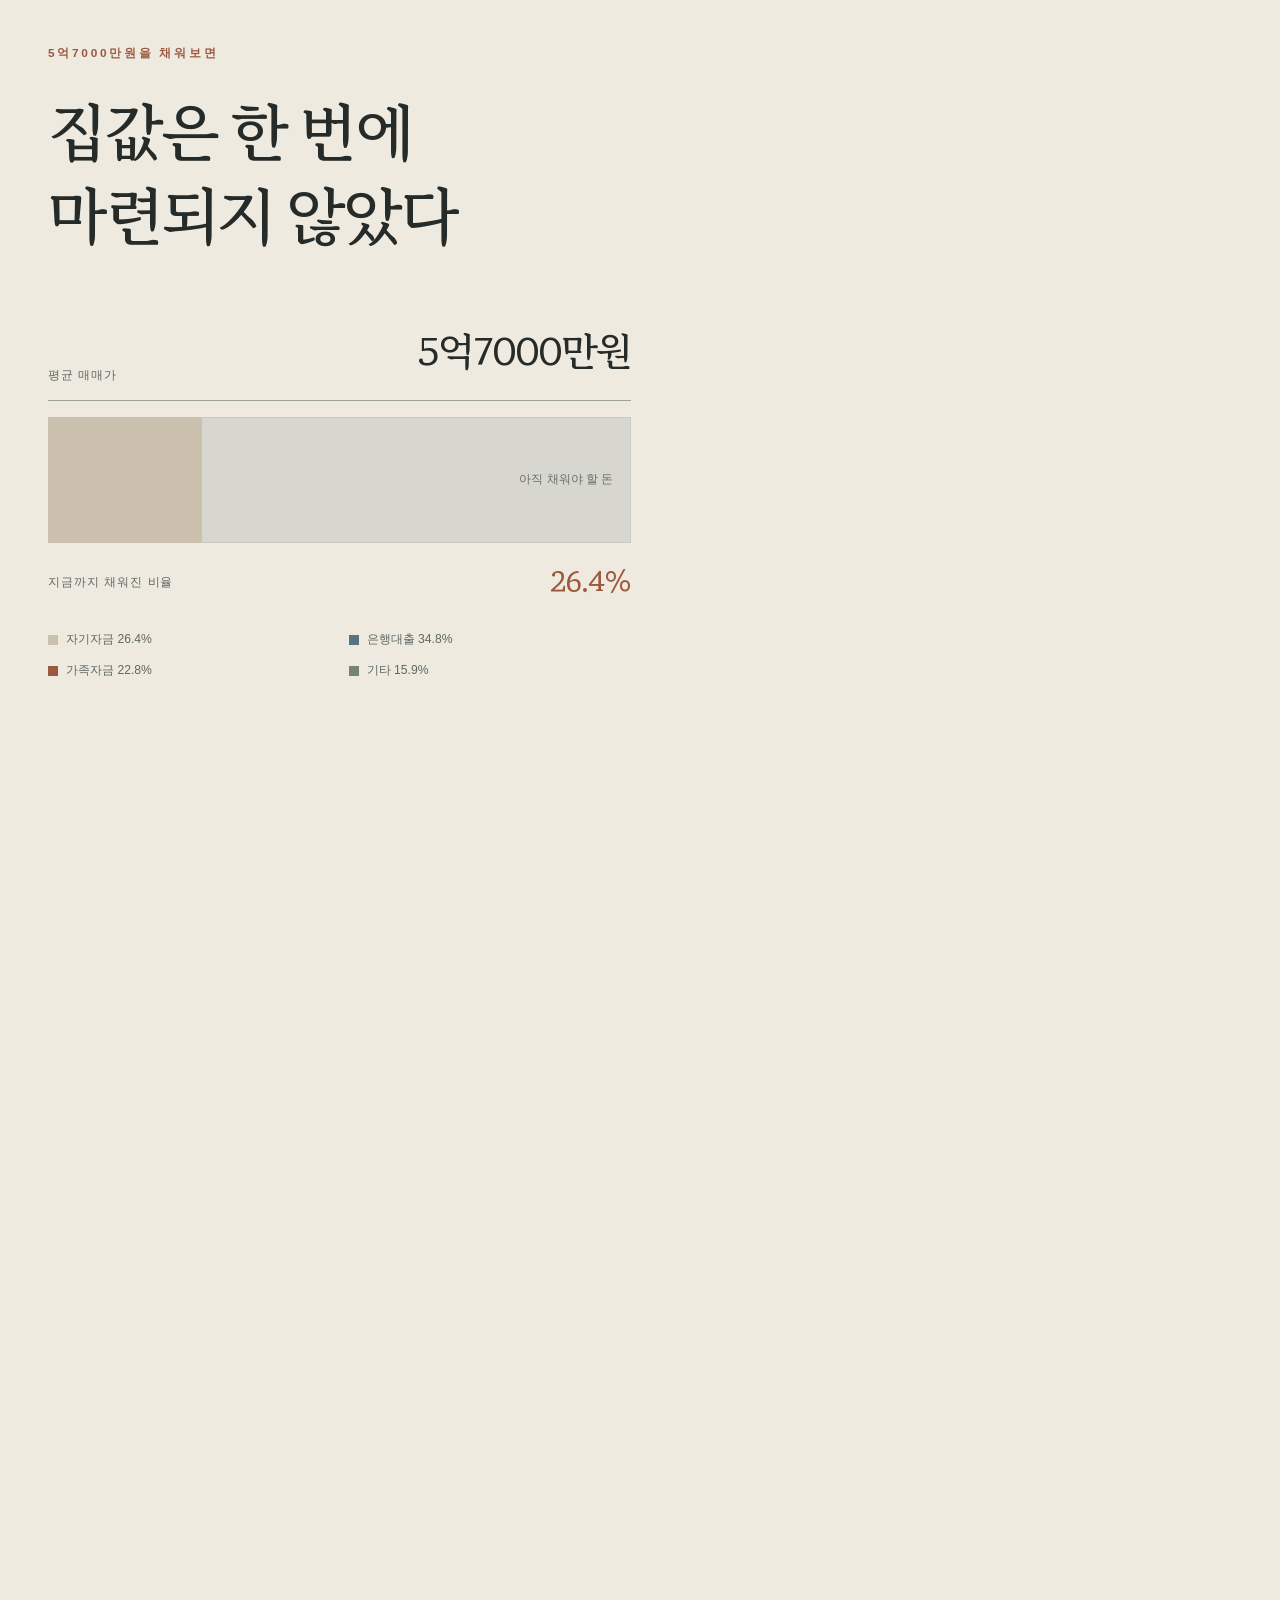
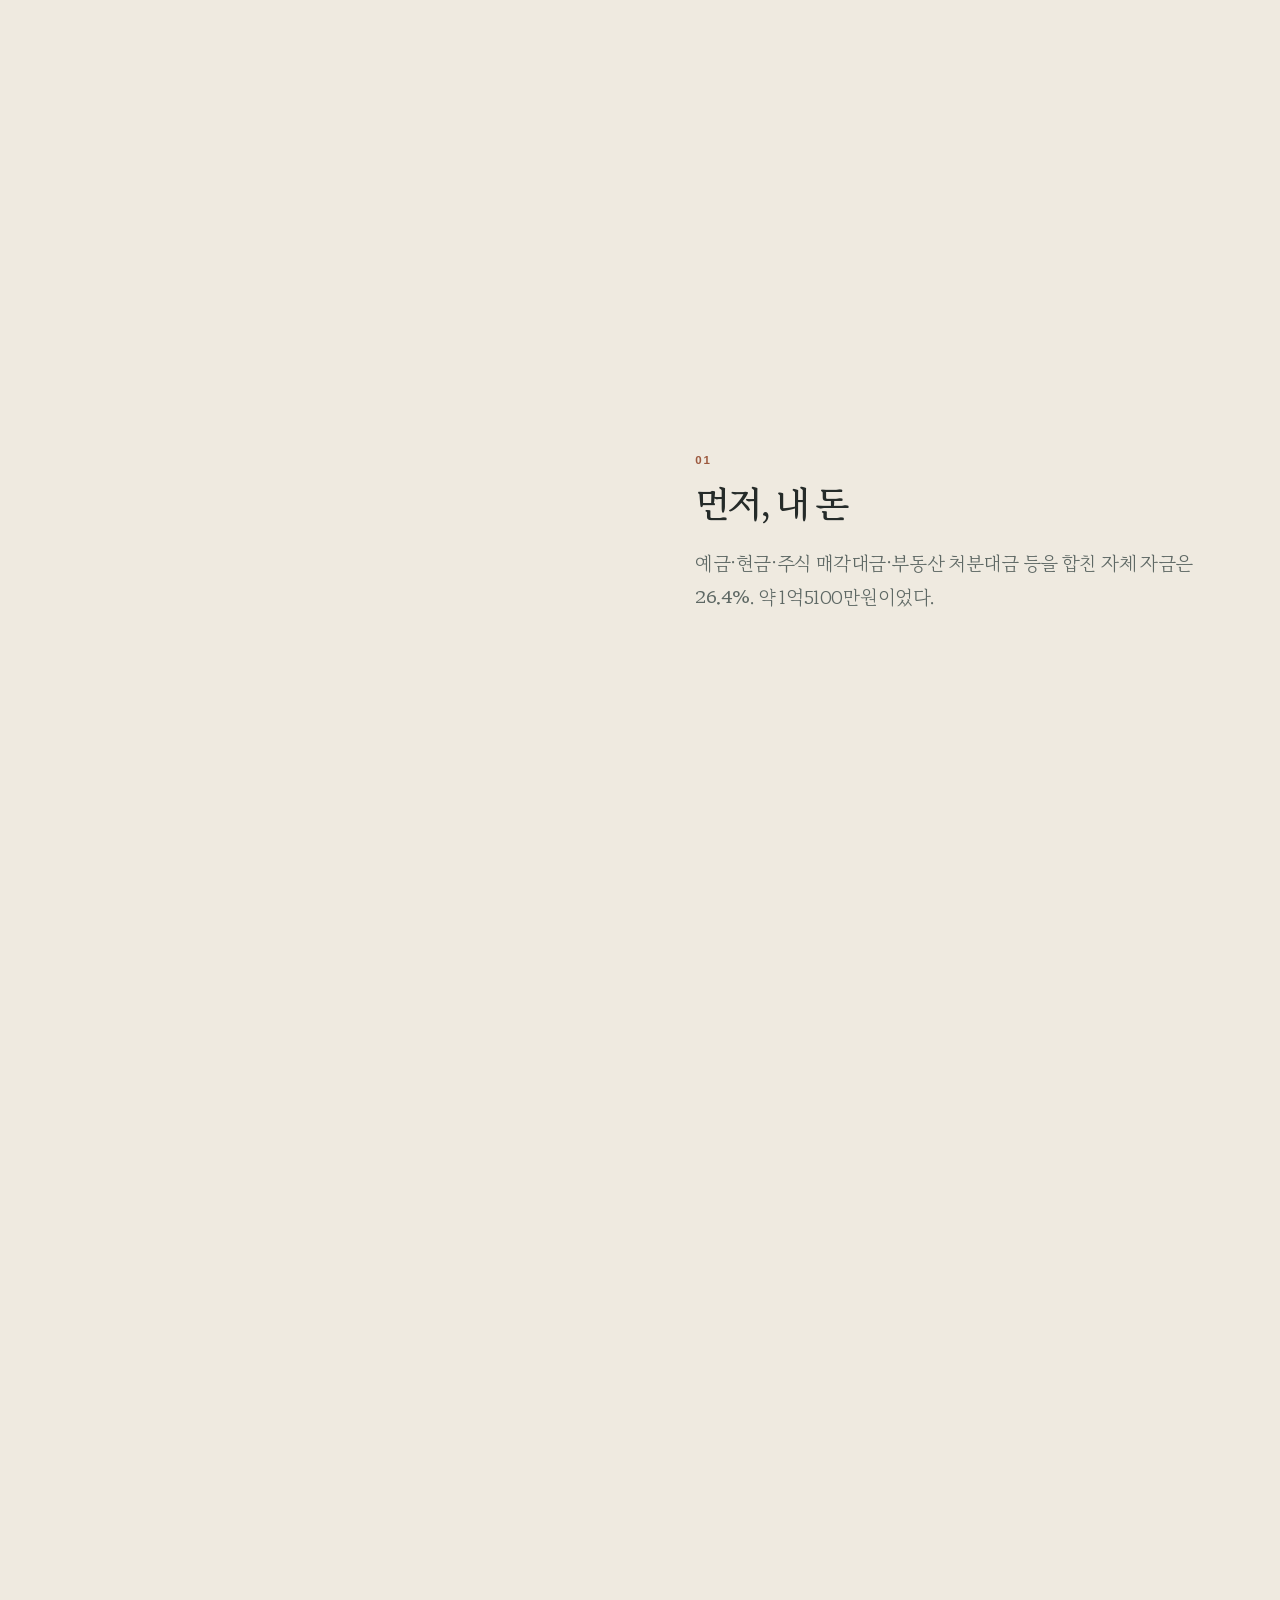
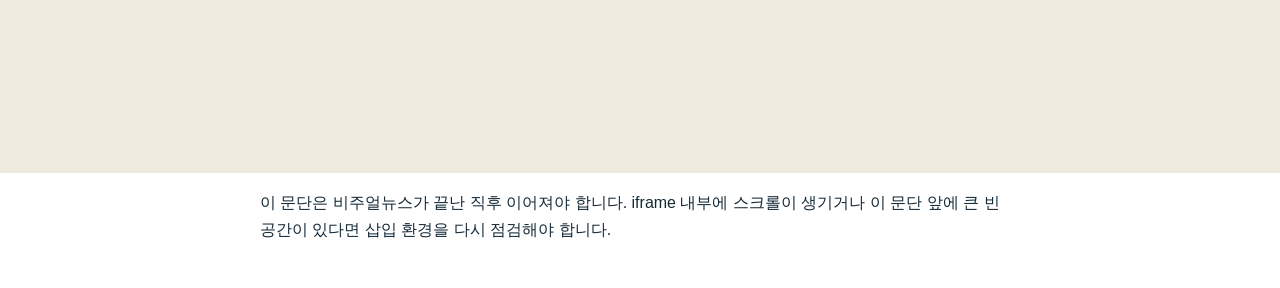
<file: bank-of-parents/iframe-test.html>
<!doctype html><html lang="ko"><head><meta charset="utf-8"><meta name="viewport" content="width=device-width,initial-scale=1"><title>기사 삽입 테스트</title><style>*{box-sizing:border-box}body{margin:0;overflow-x:hidden;font-family:Arial,"Malgun Gothic",sans-serif;color:#142a37}.article{width:min(calc(100% - 32px),760px);margin:45px auto;line-height:1.7}.article h1{font-size:clamp(2rem,4vw,3.4rem);line-height:1.25}.visual-wrap{position:relative;width:min(1400px,100vw);max-width:none;margin-left:50%;transform:translateX(-50%);overflow:hidden}.visual-wrap iframe{display:block;width:100%;height:900px;border:0;overflow:hidden}</style></head><body><article class="article"><h1>엄마 아빠, 집 사고 싶어요. 대출해 주세요</h1><p>기사 본문 안 삽입 폭과 단일 스크롤을 확인하기 위한 시험 화면입니다.</p><div class="visual-wrap"><iframe id="bankVisual" src="./index.html" title="20대 주택 매수자금 비주얼뉴스" scrolling="no" loading="eager"></iframe></div><p>이 문단은 비주얼뉴스가 끝난 직후 이어져야 합니다. iframe 내부에 스크롤이 생기거나 이 문단 앞에 큰 빈 공간이 있다면 삽입 환경을 다시 점검해야 합니다.</p></article><script>(function(){const f=document.getElementById('bankVisual');const origin=new URL(f.src,location.href).origin;window.addEventListener('message',function(e){if(e.source!==f.contentWindow||e.origin!==origin||!e.data||e.data.type!=='bank-of-parents-height')return;const h=Number(e.data.height);if(Number.isFinite(h)&&h>400&&h<30000)f.style.height=Math.ceil(h)+'px'})})();</script></body></html>
</file>
<file: bank-of-parents/styles-editorial-opening-v3.css>
@font-face{font-family:MaruBuri;src:url("assets/MaruBuri-Light.woff2") format("woff2");font-style:normal;font-weight:300;font-display:swap}
@font-face{font-family:MaruBuri;src:url("assets/MaruBuri-Regular.woff2") format("woff2");font-style:normal;font-weight:400;font-display:swap}
@font-face{font-family:MaruBuri;src:url("assets/MaruBuri-SemiBold.woff2") format("woff2");font-style:normal;font-weight:600 900;font-display:swap}
:root{--paper:#f6f4ee;--paper-2:#eeeae0;--ink:#252b29;--sub:#5e6864;--line:#c9cec7;--rust:#9c593e;--rust-light:#c18a70;--sage:#748476;--bank:#587481;--night:#202c2a;--width:1320px}
*{box-sizing:border-box}html{scroll-behavior:smooth}body{margin:0;background:var(--paper);color:var(--ink);font-family:"Apple SD Gothic Neo","Malgun Gothic",Arial,sans-serif;line-height:1.78;word-break:keep-all;overflow-x:hidden}img{display:block;max-width:100%}a{color:inherit}figure{margin:0}p{margin:0 0 1.15em}.container{width:min(calc(100% - 96px),var(--width));margin-inline:auto}.scene{position:relative}.skip{position:absolute;top:-100px;left:12px;background:#fff;z-index:100;padding:10px 14px}.skip:focus{top:12px}
h1,h2,h3{font-family:MaruBuri,"Nanum Myeongjo",serif;font-weight:600;letter-spacing:-.055em;line-height:1.37;margin:0 0 .5em}h2{font-size:clamp(2.5rem,4.3vw,4.9rem)}h3{font-size:clamp(1.55rem,2.2vw,2.45rem)}strong{font-weight:700}em{font-style:normal;color:var(--rust)}.overline{font-size:.74rem;letter-spacing:.23em;font-weight:700;color:var(--rust);margin:0 0 2.25em}.source,figcaption{font-size:.77rem;line-height:1.65;color:var(--sub)}
.ride{height:min(91svh,1000px);min-height:570px;position:relative;overflow:hidden;background:#293f47}.ride-picture,.ride-picture img{position:absolute;inset:0;width:100%;height:100%}.ride-picture img{object-fit:cover;object-position:center;animation:train-drift 19s ease-in-out infinite alternate}.ride:after{content:"";position:absolute;inset:0;background:linear-gradient(0deg,#1327258a,transparent 28%)}.ride-reflection{position:absolute;inset:-10% auto -10% -30%;width:14%;background:linear-gradient(90deg,transparent,#ffffff19,transparent);transform:skewX(-13deg);animation:light-pass 11s linear infinite;pointer-events:none}.ride-caption,.ride-scroll{position:absolute;bottom:27px;z-index:2;color:#f5f6f2;font-size:.69rem;letter-spacing:.14em}.ride-caption{left:4.1vw}.ride-scroll{right:4.1vw;letter-spacing:.26em}@keyframes train-drift{from{transform:scale(1.035) translateX(10px)}to{transform:scale(1.105) translateX(-25px)}}@keyframes light-pass{0%,55%{left:-30%;opacity:0}62%{opacity:1}90%,100%{left:120%;opacity:0}}
.question{background:var(--paper);padding:clamp(110px,15vw,250px) 0 clamp(105px,12vw,190px)}.question .container{border-left:1px solid var(--rust);padding-left:clamp(24px,5.6vw,82px)}.question h1{font-size:clamp(3.1rem,6.4vw,7.4rem);font-weight:300;line-height:1.36;max-width:1200px;letter-spacing:-.07em;margin-bottom:.43em}.question h1 em{font-weight:600}.question-context{font-size:1rem;color:var(--sub);margin:0}
.contract{background:#e9e8e1;padding:clamp(100px,11vw,170px) 0}.contract-grid{display:grid;grid-template-columns:1.06fr .94fr;gap:clamp(45px,7vw,125px);align-items:center}.contract-photo{position:relative}.contract-photo:before{content:"";position:absolute;inset:-20px 20px 20px -20px;border:1px solid #bdc4bc;pointer-events:none}.contract-photo img{width:100%;aspect-ratio:3/2;object-fit:cover;filter:saturate(.78)}.contract-photo figcaption{padding-top:12px}.contract-copy{max-width:540px}.contract-copy p:not(.overline):not(.source){font-size:1.1rem;line-height:1.9}.contract-copy strong{color:var(--rust)}.contract-copy .source{padding-top:20px;border-top:1px solid #c9cec7;margin-top:35px}
.price{padding:clamp(110px,13vw,190px) 0;background:var(--paper)}.price-grid{display:grid;grid-template-columns:1fr 1fr;gap:clamp(65px,9vw,150px);align-items:center}.price-grid p:not(.overline){font-size:1.14rem;max-width:37em;color:#4e5c57}.price-grid p strong{color:var(--ink)}.price-visual{padding:34px 0;border-top:1px solid var(--ink);border-bottom:1px solid var(--ink)}.price-head,.price-foot{display:flex;justify-content:space-between;gap:24px;align-items:baseline}.price-head span,.price-foot span{font-size:.78rem;letter-spacing:.08em;font-weight:700}.price-head strong{font-family:MaruBuri,serif;font-size:clamp(2.3rem,3.7vw,4.25rem);font-weight:600;letter-spacing:-.06em;white-space:nowrap}.price-foot strong{font-family:MaruBuri,serif;color:var(--rust);font-size:clamp(1.75rem,2.8vw,3.2rem);letter-spacing:-.06em;white-space:nowrap}.empty-house{height:112px;margin:46px 0 27px;background:repeating-linear-gradient(90deg,#e4e5de 0,#e4e5de calc(10% - 1px),#f6f4ee calc(10% - 1px),#f6f4ee 10%);position:relative;overflow:hidden;border-bottom:1px solid #aeb8ae;clip-path:none}.empty-house .owned{position:absolute;inset:0 auto 0 0;width:26.4%;height:100%;background:var(--rust);transform:scaleX(0);transform-origin:left;transition:transform 1.1s cubic-bezier(.2,.8,.2,1)}.price.in-view .owned{transform:none}.empty-label{position:absolute;left:29%;top:50%;transform:translateY(-50%);color:#65746d;font-size:.82rem;font-weight:700}
.funds{padding:clamp(110px,12vw,170px) 0;background:#e9ebe6}.fund-intro{max-width:1000px;margin-bottom:85px}.fund-intro>p:last-child,.generation-intro>p:last-child{font-size:1.12rem;color:var(--sub)}.fund-story{display:grid;grid-template-columns:1.06fr .94fr;gap:clamp(55px,8vw,130px);align-items:start}.fund-graphic{position:sticky;top:min(12svh,120px);border-top:1px solid var(--ink);border-bottom:1px solid var(--ink);padding:28px 0 32px;min-height:380px;display:grid;align-items:center}.graphic-title{font-family:MaruBuri,serif;font-size:1.65rem;font-weight:600;margin-bottom:30px}.graphic-title span{display:block;font:400 .72rem/1.6 "Apple SD Gothic Neo","Malgun Gothic",sans-serif;color:var(--sub);margin-top:8px;letter-spacing:.05em}.fund-bar{height:72px;display:flex;overflow:hidden;background:#c4c8bf}.fund-bar i{height:100%;display:block;transition:opacity .5s ease}.fund-self{width:26.4%;background:#b2b8af}.fund-bank{width:34.8%;background:var(--bank)}.fund-family{width:22.8%;background:var(--rust)}.fund-other{width:16%;background:#d5cfbf}.fund-legend{margin-top:26px}.fund-legend>div{display:grid;grid-template-columns:11px 1fr auto;gap:13px;align-items:center;border-bottom:1px solid #cdd2cb;padding:9px 0;font-size:.88rem}.fund-legend>div:last-child{border:0}.fund-legend i{width:8px;height:8px;border-radius:50%}.fund-legend strong{font-family:MaruBuri,serif;font-size:1.3rem;font-weight:600}.key-self{background:#b2b8af}.key-bank{background:var(--bank)}.key-family{background:var(--rust)}.key-other{background:#d5cfbf}.fund-graphic .source{margin:25px 0 0}.fund-step{padding:50px 0 85px;border-top:1px solid #b7c0b8;min-height:min(76svh,740px);display:flex;flex-direction:column;justify-content:center}.fund-step:first-child{padding-top:0;border:0}.fund-step:last-child{min-height:0}.fund-step h3{margin-bottom:18px}.fund-step p{font-size:1.08rem;line-height:1.85}.fund-step strong{color:var(--rust)}.step-no{font:600 .74rem/1 "Apple SD Gothic Neo","Malgun Gothic",sans-serif;letter-spacing:.17em;color:var(--rust);margin-bottom:25px}.step-photo{margin-top:22px}.step-photo img{width:100%;height:auto;max-height:390px;object-fit:contain;filter:saturate(.82)}.step-photo figcaption{padding-top:9px}.original{border-top:1px solid var(--line);margin-top:15px}.original summary{cursor:pointer;font-size:.89rem;padding:17px 0;text-decoration:underline;text-underline-offset:5px}.original summary:focus-visible{outline:2px solid var(--rust);outline-offset:4px}.original img{width:100%;max-width:745px;height:auto}.original figcaption{padding-top:8px}.fund-story[data-step="1"] .fund-family,.fund-story[data-step="1"] .fund-other{opacity:.22}.fund-story[data-step="2"] .fund-other{opacity:.22}
.borrowing{padding:clamp(125px,14vw,210px) 0;background:var(--night);color:#f2f1eb}.borrowing-grid{display:grid;grid-template-columns:1fr 1fr;gap:clamp(70px,9vw,150px);align-items:center}.borrowing .overline{color:#c59a83}.borrowing h2 em{color:#d3a38c}.borrowing p:not(.overline):not(.source){font-size:1.12rem;color:#d6dfd8}.borrowing .source{color:#b9c7bf}.borrow-bars{height:390px;display:flex;align-items:end;gap:50px;border-bottom:1px solid #a7b4a8;padding:0 20px}.borrow-col{width:50%;height:100%;display:flex;flex-direction:column;justify-content:flex-end;align-items:center}.borrow-col strong{font-family:MaruBuri,serif;font-size:clamp(3.5rem,5.8vw,6.5rem);font-weight:300;letter-spacing:-.07em;line-height:1.15}.borrow-col i{display:block;width:100%;height:var(--bar-h);background:#81918a;transform:scaleY(0);transform-origin:bottom;transition:transform 1.1s ease}.borrowing.in-view .borrow-col i{transform:none}.borrow-col.latest i{background:#b3775d}.borrow-col.latest strong{color:#e0af95}.borrow-col span{font-size:.74rem;letter-spacing:.04em;padding:13px 0 0}.borrow-visual>p{margin-top:50px!important;font-size:1rem!important}.borrow-visual>p strong{font-family:MaruBuri,serif;font-size:1.4rem;color:#fff;font-weight:600}
.two-routes{padding:clamp(110px,12vw,180px) 0;background:var(--paper)}.two-routes h2{max-width:850px}.route-cards{display:grid;grid-template-columns:1fr 1fr;gap:clamp(35px,7vw,120px);margin-top:75px;border-top:1px solid var(--ink)}.route-cards article{padding:35px 0 42px;border-bottom:1px solid var(--line)}.route-cards article+article{border-color:var(--line)}.route-icon{display:block;font-family:MaruBuri,serif;color:var(--rust);font-size:2rem;line-height:1;margin-bottom:50px}.route-cards h3{font-size:1.55rem;margin-bottom:8px}.route-cards article>strong{display:block;font-family:MaruBuri,serif;font-size:clamp(4.5rem,8vw,8.2rem);font-weight:300;line-height:1.18;letter-spacing:-.09em;color:var(--rust)}.route-cards article+article>strong{color:#687c6b}.route-cards article p{color:var(--sub);font-size:.93rem;margin-top:18px}.route-note{border-left:1px solid var(--rust);padding:5px 0 5px 23px;margin:40px 0 20px;font-size:.92rem;max-width:900px;color:#495651}
.generations{padding:clamp(110px,12vw,180px) 0;background:#dedfd6}.generation-intro{max-width:980px;margin-bottom:65px}.generation-chart{border-top:1px solid var(--ink)}.generation-row{display:grid;grid-template-columns:130px 1fr 215px;gap:30px;align-items:center;padding:21px 0;border-bottom:1px solid #b9c1b8}.generation-row>span{font-family:MaruBuri,serif;font-size:1.35rem;font-weight:600}.generation-row>div{height:21px;background:#c8cec5}.generation-row i{display:block;height:100%;width:var(--amount);background:var(--bank);transform:scaleX(0);transform-origin:left;transition:transform .9s ease}.generations.in-view .generation-row i{transform:none}.generation-row .asset{background:var(--sage)}.generation-row strong{font-size:.91rem;font-weight:600}.generations .source{margin-top:17px}.generation-return{margin-top:65px;padding:30px 0 0;border-top:1px solid var(--ink);max-width:960px;font-family:MaruBuri,serif;font-size:clamp(1.35rem,2vw,1.85rem);line-height:1.75}.generation-return p{margin:0}.generation-return strong{color:var(--rust);font-weight:600}
.last-ride{height:min(95svh,920px);min-height:650px;display:flex;align-items:end;color:#f8f7f1;background:var(--night);overflow:hidden}.last-ride>picture,.last-ride>picture img,.last-shade{position:absolute;inset:0;width:100%;height:100%}.last-ride>picture img{object-fit:cover;object-position:center;filter:saturate(.72)}.last-shade{background:linear-gradient(0deg,#172723f2 0%,#172723c4 34%,transparent 83%)}.last-copy{position:relative;z-index:1;padding-bottom:clamp(70px,10vh,130px)}.last-copy>p:first-child{font-size:1.04rem;max-width:720px;color:#e3e8e1}.last-copy h2{font-size:clamp(3.1rem,5.8vw,6.7rem);font-weight:300;max-width:1170px;margin:.35em 0}.last-copy h2 em{color:#e3b8a0;font-weight:600}.last-copy .source{color:#dae0d6;max-width:720px}footer{background:#172723;color:#cbd6cb;padding:31px 0;font-size:.77rem}footer .container{display:flex;flex-wrap:wrap;gap:12px 28px}footer a{text-underline-offset:3px}
@media(max-width:900px){.container{width:min(calc(100% - 48px),680px)}h2{font-size:clamp(2.4rem,6.4vw,4rem)}.contract,.price,.funds,.borrowing,.two-routes,.generations{padding:85px 0}.contract-grid,.price-grid,.borrowing-grid,.fund-story{grid-template-columns:1fr;gap:35px}.contract-photo{max-width:620px}.contract-photo:before{inset:-12px 12px 12px -12px}.price-visual{max-width:620px}.fund-intro{margin-bottom:38px}.fund-graphic{position:relative;top:auto;min-height:0}.fund-step{min-height:0;padding:55px 0}.fund-step:first-child{padding-top:20px}.step-photo{max-width:610px}.borrow-bars{max-width:620px;margin:auto}.route-cards{gap:35px}.generation-row{grid-template-columns:85px 1fr 190px;gap:15px}.last-ride{min-height:610px}}
@media(max-width:768px){.ride{height:76svh;min-height:430px;max-height:760px}.ride-picture img{object-position:center 42%;animation:train-drift-mobile 16s ease-in-out infinite alternate}.ride-caption{left:19px}.ride-scroll{right:19px}.question{padding:85px 0 92px}.question .container{padding-left:21px}.question h1{font-size:clamp(2.6rem,8.3vw,4.5rem);line-height:1.48}.question-context{font-size:.94rem}.contract-copy p:not(.overline):not(.source),.price-grid p:not(.overline){font-size:1rem}.contract-grid{gap:28px}.price-grid{gap:25px}.price-visual{padding:23px 0}.price-head strong{font-size:2.1rem}.price-foot strong{font-size:1.85rem}.empty-house{height:80px;margin:28px 0 20px}.fund-bar{height:50px}.fund-graphic{padding:22px 0}.fund-step p{font-size:1rem}.step-photo img{max-height:none}.borrow-bars{height:315px;gap:25px;padding:0 6px}.borrow-col strong{font-size:clamp(3rem,10vw,4.8rem)}.borrow-col:first-child i{height:105px}.borrow-col.latest i{height:193px}.route-cards{grid-template-columns:1fr;gap:0;margin-top:40px}.route-cards article{padding:25px 0 35px}.route-icon{margin-bottom:18px}.route-cards article>strong{font-size:5rem}.generation-row{grid-template-columns:1fr;gap:7px;padding:15px 0}.generation-row>div{height:16px}.generation-row strong{font-size:.84rem}.generation-return{margin-top:38px}.last-ride{height:84svh;min-height:610px;max-height:780px}.last-ride>picture img{object-position:center 43%}.last-copy{padding-bottom:52px}.last-copy h2{font-size:clamp(2.6rem,8.4vw,4.4rem)}}
@keyframes train-drift-mobile{from{transform:scale(1.035) translateX(6px)}to{transform:scale(1.09) translateX(-12px)}}
@media(max-width:430px){.container{width:calc(100% - 38px)}.contract,.price,.funds,.borrowing,.two-routes,.generations{padding:72px 0}.question h1{font-size:clamp(2.25rem,8.5vw,3.45rem)}.price-head,.price-foot{display:block}.price-head strong,.price-foot strong{display:block}.empty-label{font-size:.72rem}.borrow-col strong{font-size:clamp(2.55rem,10vw,3.45rem)}.last-copy h2{font-size:clamp(2.35rem,8.5vw,3.5rem)}}
@media(max-width:340px){.question h1{font-size:2.2rem}.borrow-bars{gap:12px}.borrow-col strong{font-size:2.5rem}.fund-legend>div{grid-template-columns:10px 1fr auto;gap:7px;font-size:.78rem}}
@media(prefers-reduced-motion:reduce){html{scroll-behavior:auto}.ride-picture img,.ride-reflection{animation:none!important}.empty-house .owned,.borrow-col i,.generation-row i,.fund-bar i{transform:none!important;transition:none!important}}
/* Static content remains complete when JavaScript is unavailable. */
.empty-house .owned,.borrow-col i,.generation-row i{transform:none}
.js .price:not(.in-view) .empty-house .owned{transform:scaleX(0)}
.js .borrowing:not(.in-view) .borrow-col i{transform:scaleY(0)}
.js .generations:not(.in-view) .generation-row i{transform:scaleX(0)}
@media(prefers-reduced-motion:reduce){.js .price:not(.in-view) .empty-house .owned,.js .borrowing:not(.in-view) .borrow-col i,.js .generations:not(.in-view) .generation-row i{transform:none}}
.generation-lead{display:grid;grid-template-columns:.95fr 1.05fr;align-items:center;gap:clamp(45px,7vw,110px);margin-bottom:70px}.generation-lead .generation-intro{margin:0}.generation-photo img{width:100%;height:auto;aspect-ratio:745/496;object-fit:contain}.generation-photo figcaption{padding-top:10px}
@media(max-width:900px){.generation-lead{grid-template-columns:1fr;gap:30px;margin-bottom:48px}.generation-photo{max-width:680px}}
@media(max-width:430px){.generation-lead{gap:24px;margin-bottom:35px}.generation-photo figcaption{font-size:.7rem}}
.train-approach{position:relative;height:min(68svh,760px);min-height:480px;overflow:hidden;background:#344a4d}.train-approach picture,.train-approach picture img{position:absolute;inset:0;width:100%;height:100%}.train-approach img{object-fit:cover;object-position:center;transform:scale(1.07) translateX(var(--train-shift,0px));will-change:transform}.train-approach:after{content:"";position:absolute;inset:0;background:linear-gradient(0deg,#1427258f,transparent 25%);pointer-events:none}.approach-caption,.approach-scroll{position:absolute;z-index:1;bottom:25px;color:#fff;font-size:.69rem;letter-spacing:.14em}.approach-caption{left:4.1vw}.approach-scroll{right:4.1vw;letter-spacing:.26em}.ride{height:min(78svh,860px)}.ride-scroll{display:none}
@media(max-width:768px){.train-approach{height:56svh;min-height:360px;max-height:610px}.train-approach img{object-position:center 55%}.approach-caption{left:19px}.approach-scroll{right:19px}.ride{height:68svh;min-height:430px;max-height:730px}}
@media(prefers-reduced-motion:reduce){.train-approach img{transform:none!important;will-change:auto}}
.scene p:not(.overline):not(.source):not(.question-context),.route-note{font-family:MaruBuri,"Nanum Myeongjo",serif;font-size:clamp(1.16rem,1.45vw,1.34rem);font-weight:400;line-height:1.82;letter-spacing:-.025em}.scene p:not(.overline):not(.source):not(.question-context) strong,.route-note strong{font-weight:600}.contract-copy p:not(.overline):not(.source),.price-grid p:not(.overline){max-width:33em}.last-copy .last-preface{font-family:MaruBuri,serif!important;font-size:clamp(1.35rem,2vw,1.85rem)!important;line-height:1.6!important;color:#f1ede2!important;margin-bottom:1.2em}.last-copy h2{font-size:clamp(2.8rem,5.1vw,5.8rem);line-height:1.36;max-width:1150px}.last-ride{min-height:700px}
@media(max-width:768px){.scene p:not(.overline):not(.source):not(.question-context),.route-note{font-size:1.08rem;line-height:1.78}.last-copy .last-preface{font-size:1.22rem!important;line-height:1.65!important}.last-copy h2{font-size:clamp(2.1rem,7.8vw,3.35rem);line-height:1.45}.last-ride{min-height:660px;max-height:820px}}
@media(max-width:430px){.last-copy h2{font-size:clamp(2rem,8vw,2.65rem)}.last-copy .source{font-size:.72rem}}
.generation-notes{display:grid;grid-template-columns:1fr 1fr;gap:28px;max-width:1000px;border-top:1px solid #b9c1b8;padding-top:15px;margin-top:13px}.generations .generation-notes p:not(.overline):not(.source){font-family:"Apple SD Gothic Neo","Malgun Gothic",Arial,sans-serif;font-size:.8rem;line-height:1.7;letter-spacing:0;color:#5e6864;margin:0}
@media(max-width:768px){.generation-notes{grid-template-columns:1fr;gap:10px}.generations .generation-notes p:not(.overline):not(.source){font-size:.76rem;line-height:1.65}}

.price-question{font-family:MaruBuri,"Nanum Myeongjo",serif!important;font-size:clamp(1.45rem,2.2vw,2rem)!important;font-weight:600!important;line-height:1.6!important;letter-spacing:-.035em!important;color:var(--ink)!important;margin:1.55em 0 0!important}
.fund-note{margin-top:18px;padding:14px 0 0;border-top:1px solid #cdd2cb;color:var(--sub)}
.fund-note p{font-family:"Apple SD Gothic Neo","Malgun Gothic",Arial,sans-serif!important;font-size:.75rem!important;line-height:1.65!important;letter-spacing:0!important;margin:0 0 .45em!important;color:var(--sub)!important}
.fund-note p:last-child{margin-bottom:0!important}
@media(max-width:768px){.price-question{font-size:1.28rem!important;margin-top:1.35em!important}.fund-note{margin-top:15px;padding-top:12px}.fund-note p{font-size:.72rem!important;line-height:1.62!important}}

.generation-breakdown{display:grid;grid-template-columns:repeat(2,minmax(0,1fr));gap:18px 28px;border-top:1px solid var(--ink);padding-top:24px}
.age-card{padding:28px 0 30px;border-bottom:1px solid #b9c1b8}
.age-card.age-60{grid-column:1/-1}
.age-head{display:flex;align-items:baseline;justify-content:space-between;gap:20px;margin-bottom:20px}
.age-head>span{font-family:MaruBuri,serif;font-size:clamp(1.8rem,3vw,3rem);font-weight:600;letter-spacing:-.05em}
.age-head>strong{font-size:.78rem;letter-spacing:.04em;color:var(--rust);font-weight:700}
.age-card ol{list-style:none;margin:0;padding:0}
.age-card li{display:grid;grid-template-columns:42px 1fr auto;gap:13px;align-items:baseline;padding:10px 0;border-top:1px solid rgba(84,96,88,.18)}
.age-card li b{font-size:.69rem;color:#7b867f;letter-spacing:.05em}
.age-card li span{font-family:MaruBuri,serif;font-size:1.08rem;letter-spacing:-.025em}
.age-card li strong{font-family:MaruBuri,serif;font-size:1.35rem;font-weight:600;letter-spacing:-.04em}
.age-card li:first-child strong,.age-card.age-20 li:nth-child(4) strong,.age-card.age-20 li:nth-child(5) strong{color:var(--rust)}
.age-note{margin:18px 0 0!important;padding:14px 0 0;border-top:1px solid rgba(84,96,88,.18);font-family:"Apple SD Gothic Neo","Malgun Gothic",Arial,sans-serif!important;font-size:.78rem!important;line-height:1.7!important;letter-spacing:0!important;color:var(--sub)!important}
.age-note strong{font-family:MaruBuri,serif;font-weight:600!important;color:var(--rust)}
.generation-source{margin-top:18px!important}
@media(max-width:768px){.generation-breakdown{grid-template-columns:1fr;gap:0;padding-top:8px}.age-card.age-60{grid-column:auto}.age-card{padding:25px 0}.age-head{margin-bottom:13px}.age-head>span{font-size:2rem}.age-head>strong{font-size:.72rem}.age-card li{grid-template-columns:38px 1fr auto;gap:9px;padding:9px 0}.age-card li span{font-size:1rem}.age-card li strong{font-size:1.18rem}.age-note{font-size:.74rem!important}}

.generation-table-wrap{overflow-x:auto;border-top:1px solid var(--ink);border-bottom:1px solid var(--ink);-webkit-overflow-scrolling:touch}
.generation-table{width:100%;border-collapse:collapse;min-width:980px;table-layout:fixed}
.generation-table th,.generation-table td{padding:18px 16px;border-right:1px solid rgba(84,96,88,.18);border-bottom:1px solid rgba(84,96,88,.18);vertical-align:top}
.generation-table th:last-child,.generation-table td:last-child{border-right:0}
.generation-table thead th{font-family:MaruBuri,serif;font-size:1.15rem;line-height:1.35;text-align:left;background:rgba(255,255,255,.22)}
.generation-table thead th:first-child{width:70px;font-size:.76rem;color:var(--sub)}
.generation-table thead span{display:block;margin-top:5px;font-family:"Apple SD Gothic Neo","Malgun Gothic",Arial,sans-serif;font-size:.68rem;line-height:1.45;color:var(--rust);letter-spacing:0}
.generation-table tbody th{font-size:.72rem;color:#7b867f;text-align:left;font-weight:700}
.generation-table td span{display:block;font-family:MaruBuri,serif;font-size:1rem;line-height:1.45;letter-spacing:-.025em}
.generation-table td strong{display:block;margin-top:5px;font-family:MaruBuri,serif;font-size:1.35rem;line-height:1.2;letter-spacing:-.04em}
.generation-table tbody tr:first-child td strong{color:var(--rust)}
.generation-table td.empty{color:#9aa39d;text-align:center;vertical-align:middle}
.generation-footnotes{display:grid;grid-template-columns:repeat(3,1fr);gap:18px;margin-top:18px}
.generations .generation-footnotes p:not(.overline):not(.source){font-family:"Apple SD Gothic Neo","Malgun Gothic",Arial,sans-serif!important;font-size:.76rem!important;line-height:1.7!important;letter-spacing:0!important;color:var(--sub)!important;margin:0!important;padding-top:12px;border-top:1px solid #b9c1b8}
.generation-footnotes strong{color:var(--ink)}
@media(max-width:768px){.generation-table-wrap{margin-left:-19px;margin-right:-19px;padding-left:19px}.generation-table{min-width:860px}.generation-table th,.generation-table td{padding:14px 12px}.generation-table thead th{font-size:1rem}.generation-table td span{font-size:.92rem}.generation-table td strong{font-size:1.18rem}.generation-footnotes{grid-template-columns:1fr;gap:8px;margin-top:15px}.generations .generation-footnotes p:not(.overline):not(.source){font-size:.72rem!important}}

/* Age funding comparison: visual bar charts */
.generation-graphs{display:grid;grid-template-columns:1fr;gap:28px;border-top:1px solid var(--ink);padding-top:24px}
.gen-chart{padding:0 0 30px;border-bottom:1px solid #b9c1b8}
.gen-head{display:flex;justify-content:space-between;align-items:flex-end;gap:24px;margin-bottom:18px}
.gen-head h3{margin:0;font-size:clamp(1.85rem,2.7vw,2.9rem)}
.generations .gen-head p{margin:0!important;font-family:"Apple SD Gothic Neo","Malgun Gothic",Arial,sans-serif!important;font-size:.8rem!important;line-height:1.5!important;letter-spacing:.02em!important;color:var(--rust)!important;font-weight:700}
.gen-bars{display:grid;gap:10px}
.gen-bar{display:grid;grid-template-columns:210px minmax(0,1fr) 78px;gap:14px;align-items:center}
.gen-bar .label{font-family:MaruBuri,"Nanum Myeongjo",serif;font-size:1.02rem;line-height:1.4;letter-spacing:-.025em}
.gen-bar i{display:block;width:100%;height:20px;background:#c7cdc6;position:relative;overflow:hidden}
.gen-bar i::after{content:"";position:absolute;inset:0 auto 0 0;width:var(--w);background:var(--bank);transform:scaleX(0);transform-origin:left;transition:transform .9s cubic-bezier(.2,.8,.2,1)}
.generations.in-view .gen-bar i::after{transform:none}
.gen-bar strong{font-family:MaruBuri,serif;font-size:1.28rem;line-height:1.2;letter-spacing:-.04em;text-align:right;font-weight:600}
.gen-bar.asset i::after{background:var(--sage)}
.gen-bar.family i::after{background:var(--rust)}
.gen-bar.lease i::after{background:#9d8a72}
.gen-bar.saving i::after{background:#aeb8ae}
.gen-bar.loan i::after{background:var(--bank)}
.gen-bar.family strong{color:var(--rust)}
.gen-note{margin:18px 0 0!important;padding-top:13px;border-top:1px solid rgba(84,96,88,.18);font-family:"Apple SD Gothic Neo","Malgun Gothic",Arial,sans-serif!important;font-size:.76rem!important;line-height:1.75!important;letter-spacing:0!important;color:var(--sub)!important}
.gen-note strong{font-family:MaruBuri,serif!important;font-weight:600!important;color:var(--ink)}
.generation-source{margin-top:18px!important}
@media(max-width:768px){
  .generation-graphs{gap:22px;padding-top:16px}
  .gen-chart{padding-bottom:24px}
  .gen-head{display:block;margin-bottom:14px}
  .generations .gen-head p{margin-top:5px!important;font-size:.72rem!important}
  .gen-bar{grid-template-columns:1fr 58px;gap:6px 10px}
  .gen-bar .label{grid-column:1/-1;font-size:.96rem}
  .gen-bar i{height:16px}
  .gen-bar strong{font-size:1.08rem}
  .gen-note{font-size:.72rem!important;line-height:1.68!important}
}
@media(prefers-reduced-motion:reduce){.gen-bar i::after{transform:none!important;transition:none!important}}

/* Family funding gap callout */
.family-support-compare{margin:0 0 42px;padding:28px 0 30px;border-top:1px solid var(--ink);border-bottom:1px solid #b9c1b8}
.family-support-head{display:flex;justify-content:space-between;align-items:baseline;gap:20px;margin-bottom:22px}
.family-support-head span{font-family:MaruBuri,serif;font-size:clamp(1.35rem,2vw,1.9rem);font-weight:600;letter-spacing:-.04em}
.family-support-head strong{font-size:.78rem;color:var(--rust);letter-spacing:.04em}
.family-support-bars{display:grid;gap:14px}
.family-support-row{display:grid;grid-template-columns:62px minmax(0,1fr) 72px minmax(170px,260px);gap:14px;align-items:center}
.family-support-row .age{font-family:MaruBuri,serif;font-size:1.05rem;font-weight:600}
.family-support-row .track{height:22px;background:#c8cec5;overflow:hidden}
.family-support-row .track i{display:block;height:100%;width:var(--family-w);background:#b9c0b8;transform:scaleX(0);transform-origin:left;transition:transform .9s cubic-bezier(.2,.8,.2,1)}
.family-support-row.twenties .track i{background:var(--rust)}
.family-support-row strong{font-family:MaruBuri,serif;font-size:1.3rem;letter-spacing:-.04em;text-align:right}
.family-support-row.twenties strong{color:var(--rust)}
.family-support-row small{font-size:.72rem;color:var(--sub);line-height:1.45}
.generations.in-view .family-support-row .track i{transform:none}
.family-support-note{margin:18px 0 0!important;padding-top:13px;border-top:1px solid rgba(84,96,88,.18);font-family:"Apple SD Gothic Neo","Malgun Gothic",Arial,sans-serif!important;font-size:.75rem!important;line-height:1.7!important;letter-spacing:0!important;color:var(--sub)!important}
@media(max-width:768px){
  .family-support-compare{margin-bottom:30px;padding:22px 0}
  .family-support-head{display:block;margin-bottom:16px}
  .family-support-head strong{display:block;margin-top:5px;font-size:.72rem}
  .family-support-row{grid-template-columns:48px minmax(0,1fr) 58px;gap:8px 10px}
  .family-support-row small{grid-column:2/-1;font-size:.68rem;margin-top:-3px}
  .family-support-row .track{height:17px}
  .family-support-row strong{font-size:1.08rem}
  .family-support-note{font-size:.71rem!important}
}
@media(prefers-reduced-motion:reduce){.family-support-row .track i{transform:none!important;transition:none!important}}

/* Final ending composition: subject stays unobstructed on the left */
.last-ride{position:relative;height:min(96svh,940px);min-height:700px;display:flex;align-items:stretch;overflow:hidden}
.last-ride>picture,.last-ride>picture img,.last-shade{position:absolute;inset:0;width:100%;height:100%}
.last-ride>picture img{object-fit:cover;object-position:center center;filter:saturate(.82) contrast(.98)}
.last-shade{background:linear-gradient(90deg,rgba(16,25,24,.04) 0%,rgba(16,25,24,.08) 35%,rgba(16,25,24,.46) 58%,rgba(16,25,24,.82) 100%)}
.last-copy{position:relative;z-index:2;display:flex;flex-direction:column;justify-content:center;align-items:flex-start;width:min(calc(100% - 96px),var(--width));margin-inline:auto;padding:0 0 0 53%}
.last-copy .last-preface{max-width:620px;margin:0 0 1.15em!important;color:#f4efe7!important;text-shadow:0 2px 16px rgba(0,0,0,.34)}
.last-copy h2{max-width:680px;margin:0;font-size:clamp(2.7rem,4.6vw,5.35rem);line-height:1.34;text-shadow:0 3px 22px rgba(0,0,0,.38)}
.last-copy h2 em{color:#f2c2a3}
.last-caption{position:absolute;left:4.1vw;bottom:24px;z-index:3;color:#f2f0e8;font-size:.68rem;letter-spacing:.12em;text-shadow:0 1px 8px rgba(0,0,0,.55)}
@media(max-width:900px){
  .last-ride{height:88svh;min-height:650px}
  .last-ride>picture img{object-position:46% center}
  .last-copy{width:min(calc(100% - 48px),680px);padding-left:45%}
  .last-copy h2{font-size:clamp(2.25rem,6.6vw,3.9rem)}
}
@media(max-width:768px){
  .last-ride{height:82svh;min-height:620px;max-height:820px}
  .last-ride>picture img{object-position:39% center}
  .last-shade{background:linear-gradient(180deg,rgba(16,25,24,.03) 0%,rgba(16,25,24,.08) 42%,rgba(16,25,24,.72) 72%,rgba(16,25,24,.90) 100%)}
  .last-copy{width:calc(100% - 38px);justify-content:flex-end;padding:0 0 54px 0}
  .last-copy .last-preface{max-width:88%;font-size:1.08rem!important;line-height:1.6!important;margin-bottom:.9em!important}
  .last-copy h2{max-width:92%;font-size:clamp(2rem,8vw,3.1rem);line-height:1.4}
  .last-caption{left:19px;bottom:18px;font-size:.62rem}
}
@media(max-width:430px){
  .last-ride{height:78svh;min-height:590px}
  .last-ride>picture img{object-position:36% center}
  .last-copy{padding-bottom:50px}
  .last-copy .last-preface{max-width:94%;font-size:1rem!important}
  .last-copy h2{max-width:96%;font-size:clamp(1.9rem,8.3vw,2.7rem)}
}


/* 2026-09-29 final ending photo + text safe-area */
.last-ride>picture img{
  object-fit:cover;
  object-position:center center;
  filter:saturate(.9) contrast(1.01) brightness(.92);
}
.last-shade{
  background:
    linear-gradient(90deg,rgba(14,20,20,.02) 0%,rgba(14,20,20,.04) 43%,rgba(14,20,20,.42) 61%,rgba(14,20,20,.78) 100%),
    linear-gradient(180deg,rgba(14,20,20,.02) 0%,rgba(14,20,20,.08) 58%,rgba(14,20,20,.30) 100%);
}
.last-copy{
  padding-left:57%;
  padding-right:2%;
}
.last-copy .last-preface,
.last-copy h2{
  position:relative;
  z-index:2;
}
@media(max-width:900px){
  .last-copy{padding-left:54%;padding-right:1%}
}
@media(max-width:768px){
  .last-ride{height:82svh;min-height:620px;max-height:820px}
  .last-ride>picture img{object-position:37% center}
  .last-shade{
    background:
      linear-gradient(180deg,rgba(12,18,18,.38) 0%,rgba(12,18,18,.12) 34%,rgba(12,18,18,.04) 58%,rgba(12,18,18,.42) 100%),
      linear-gradient(90deg,rgba(12,18,18,.02) 0%,rgba(12,18,18,.04) 48%,rgba(12,18,18,.26) 100%);
  }
  .last-copy{
    width:calc(100% - 32px);
    justify-content:flex-start;
    align-items:flex-end;
    padding:58px 0 0 0;
    text-align:right;
  }
  .last-copy .last-preface{
    max-width:72%;
    margin:0 0 .75em auto!important;
    font-size:.98rem!important;
    line-height:1.55!important;
  }
  .last-copy h2{
    max-width:76%;
    margin-left:auto;
    font-size:clamp(1.72rem,7.2vw,2.55rem);
    line-height:1.35;
  }
  .last-caption{left:16px;bottom:16px}
}
@media(max-width:430px){
  .last-copy{padding-top:50px}
  .last-copy .last-preface{max-width:76%;font-size:.92rem!important}
  .last-copy h2{max-width:80%;font-size:clamp(1.62rem,7.5vw,2.25rem)}
}

/* 2026-09-29 desktop ending text fix */
@media(min-width:901px){
  .last-ride{
    min-height:720px;
    height:min(94svh,920px);
  }
  .last-copy{
    width:min(calc(100% - 96px),var(--width));
    margin-inline:auto;
    padding-left:50%;
    padding-right:2%;
    justify-content:center;
    align-items:flex-start;
    text-align:left;
  }
  .last-copy .last-preface{
    width:100%;
    max-width:620px;
    margin:0 0 1.05em!important;
    font-size:clamp(1.2rem,1.45vw,1.7rem)!important;
    line-height:1.55!important;
    word-break:keep-all;
    overflow-wrap:normal;
  }
  .last-copy h2{
    width:100%;
    max-width:760px;
    margin:0;
    font-size:clamp(2.8rem,4.15vw,5.1rem);
    line-height:1.24;
    letter-spacing:-.045em;
    word-break:keep-all;
    overflow-wrap:normal;
  }
  .last-copy h2 br{display:none}
}
@media(min-width:1440px){
  .last-copy{padding-left:52%}
  .last-copy h2{max-width:790px;font-size:clamp(3.1rem,3.9vw,5.35rem)}
}

/* Final ending copy lock */
.last-copy .last-preface,
.last-copy h2,
.last-copy h2 span,
.last-copy h2 em{
  word-break:keep-all;
  overflow-wrap:normal;
}
.last-copy h2 span,
.last-copy h2 em{display:inline}
@media(min-width:901px){
  .last-copy h2 br{display:block}
  .last-copy h2{max-width:760px}
}
@media(max-width:900px){
  .last-copy h2 br{display:block}
}
@media(max-width:768px){
  .last-copy{
    align-items:flex-start;
    text-align:left;
    justify-content:flex-end;
    padding:0 0 58px 0;
  }
  .last-copy .last-preface,
  .last-copy h2{
    max-width:100%;
    width:100%;
    margin-left:0;
    margin-right:0;
  }
  .last-copy .last-preface{
    font-size:1rem!important;
    line-height:1.55!important;
  }
  .last-copy h2{
    font-size:clamp(1.85rem,7.4vw,2.6rem);
    line-height:1.32;
  }
}

/* 2026-09-29 definitive ending layout: keep subject clear without squeezing copy */
@media(min-width:769px){
  .last-ride{
    position:relative;
    height:min(92svh,900px);
    min-height:680px;
  }
  .last-ride>picture img{
    object-fit:cover;
    object-position:center center;
  }
  .last-shade{
    background:
      linear-gradient(90deg,rgba(14,20,20,.02) 0%,rgba(14,20,20,.04) 40%,rgba(14,20,20,.28) 57%,rgba(14,20,20,.64) 100%),
      linear-gradient(180deg,rgba(14,20,20,.02) 0%,rgba(14,20,20,.05) 60%,rgba(14,20,20,.22) 100%);
  }
  .last-copy{
    position:absolute;
    inset:0;
    width:100%;
    max-width:none;
    margin:0;
    padding:0 3.5vw 0 50vw;
    display:flex;
    flex-direction:column;
    justify-content:center;
    align-items:flex-start;
    text-align:left;
  }
  .last-copy .last-preface{
    width:100%;
    max-width:none;
    margin:0 0 1.05em!important;
    font-size:clamp(1.08rem,1.35vw,1.55rem)!important;
    line-height:1.5!important;
    white-space:normal;
    word-break:keep-all;
  }
  .last-copy h2{
    width:100%;
    max-width:none;
    margin:0;
    font-size:clamp(2.45rem,3.05vw,4.1rem);
    line-height:1.25;
    letter-spacing:-.045em;
    white-space:normal;
    word-break:keep-all;
  }
  .last-copy h2 span,
  .last-copy h2 em{
    display:block;
    white-space:nowrap;
  }
  .last-copy h2 br{display:none!important}
}
@media(min-width:1600px){
  .last-copy{padding-left:51vw;padding-right:4vw}
  .last-copy h2{font-size:clamp(3rem,3vw,4.25rem)}
}
@media(max-width:768px){
  .last-copy h2 span,
  .last-copy h2 em{
    display:block;
    white-space:normal;
  }
}

/* 2026-09-29 FINAL QA OVERRIDE — ending layout */
.last-copy h2 span,
.last-copy h2 em{display:block}

/* Wide desktop: use the broad right-hand safe area, not a narrow column */
@media(min-width:1200px){
  .last-ride{
    height:min(90svh,880px);
    min-height:680px;
  }
  .last-ride>picture img{
    object-position:center center;
  }
  .last-copy{
    position:absolute;
    inset:0;
    width:auto;
    max-width:none;
    margin:0;
    padding:0 clamp(44px,4vw,76px) 0 clamp(700px,45vw,820px);
    display:flex;
    flex-direction:column;
    justify-content:center;
    align-items:flex-start;
    text-align:left;
  }
  .last-copy .last-preface{
    width:100%;
    max-width:760px;
    margin:0 0 24px!important;
    font-size:clamp(1.05rem,1.18vw,1.38rem)!important;
    line-height:1.55!important;
    white-space:normal;
    word-break:keep-all;
  }
  .last-copy h2{
    width:100%;
    max-width:820px;
    margin:0;
    font-size:clamp(2.45rem,2.8vw,3.45rem);
    line-height:1.3;
    letter-spacing:-.045em;
    word-break:keep-all;
  }
  .last-copy h2 span,
  .last-copy h2 em{
    white-space:nowrap;
  }
  .last-copy h2 br{display:none!important}
}

/* Tablet / small desktop: allow controlled wrapping rather than overflow */
@media(min-width:769px) and (max-width:1199px){
  .last-ride{
    height:min(88svh,820px);
    min-height:640px;
  }
  .last-copy{
    position:absolute;
    inset:0;
    width:auto;
    max-width:none;
    margin:0;
    padding:0 38px 0 48%;
    display:flex;
    flex-direction:column;
    justify-content:center;
    align-items:flex-start;
    text-align:left;
  }
  .last-copy .last-preface{
    max-width:100%;
    font-size:1rem!important;
    line-height:1.55!important;
  }
  .last-copy h2{
    max-width:100%;
    font-size:clamp(2rem,4.1vw,2.75rem);
    line-height:1.34;
  }
  .last-copy h2 span,
  .last-copy h2 em{
    white-space:normal;
  }
  .last-copy h2 br{display:block!important}
}

/* Mobile: text gets its own bottom safe zone and never sits over the person */
@media(max-width:768px){
  .last-ride{
    height:auto;
    min-height:0;
    max-height:none;
    display:grid;
    grid-template-rows:min(70svh,680px) auto;
    background:var(--night);
    overflow:hidden;
  }
  .last-ride>picture{
    position:relative;
    inset:auto;
    width:100%;
    height:min(70svh,680px);
    grid-row:1;
  }
  .last-ride>picture img{
    position:absolute;
    inset:0;
    width:100%;
    height:100%;
    object-fit:cover;
    object-position:36% center;
  }
  .last-shade{
    position:absolute;
    inset:0 0 auto 0;
    width:100%;
    height:min(70svh,680px);
    background:linear-gradient(180deg,rgba(15,23,22,.02) 0%,rgba(15,23,22,.08) 65%,rgba(15,23,22,.36) 100%);
    pointer-events:none;
  }
  .last-copy{
    position:relative;
    inset:auto;
    grid-row:2;
    width:100%;
    max-width:none;
    margin:0;
    padding:28px 20px 34px;
    display:block;
    text-align:left;
    background:var(--night);
  }
  .last-copy .last-preface{
    width:100%;
    max-width:none;
    margin:0 0 16px!important;
    font-size:.98rem!important;
    line-height:1.6!important;
    color:#f1ede2!important;
  }
  .last-copy h2{
    width:100%;
    max-width:none;
    margin:0;
    font-size:clamp(1.85rem,7.2vw,2.45rem);
    line-height:1.38;
    letter-spacing:-.04em;
  }
  .last-copy h2 span,
  .last-copy h2 em{
    display:block;
    white-space:normal;
  }
  .last-copy h2 br{display:none!important}
  .last-caption{
    left:14px;
    bottom:auto;
    top:calc(min(70svh,680px) - 26px);
    font-size:.6rem;
  }
}

/* Narrow phones */
@media(max-width:390px){
  .last-copy{padding:24px 18px 30px}
  .last-copy h2{font-size:clamp(1.7rem,7.5vw,2.15rem)}
}


/* Interactive story layer: 2026-09-29 final */
.money-journey{background:#efeae0;padding:110px 0 80px;border-top:1px solid #d3cec4;border-bottom:1px solid #d3cec4}
.money-journey-grid{display:grid;grid-template-columns:minmax(0,1.05fr) minmax(360px,.8fr);gap:clamp(48px,7vw,110px);align-items:start}
.money-stage{position:sticky;top:7vh;min-height:78vh;display:flex;flex-direction:column;justify-content:center}
.money-stage h2{font-size:clamp(2.8rem,4.8vw,5.4rem)}
.money-total{display:flex;justify-content:space-between;align-items:end;gap:20px;margin:28px 0 16px;padding-bottom:14px;border-bottom:1px solid #9ca39d}
.money-total span,.money-now span{font-size:.76rem;color:var(--sub);letter-spacing:.08em}
.money-total strong{font-family:MaruBuri,serif;font-size:clamp(2rem,3vw,3.4rem);letter-spacing:-.05em}
.money-meter{height:126px;position:relative;background:#d7d7d0;overflow:hidden;isolation:isolate;box-shadow:inset 0 0 0 1px rgba(45,55,50,.08)}
.money-meter>i{position:absolute;top:0;bottom:0;transform:scaleX(0);transform-origin:left center;transition:transform .75s cubic-bezier(.22,.8,.22,1);z-index:2}
.money-self{left:0;width:26.4%;background:#cbbfae}
.money-bank{left:26.4%;width:34.8%;background:var(--bank)}
.money-family{left:61.2%;width:22.8%;background:var(--rust)}
.money-other{left:84%;width:16%;background:var(--sage)}
.money-stage[data-stage="1"] .money-self,
.money-stage[data-stage="2"] .money-self,.money-stage[data-stage="2"] .money-bank,
.money-stage[data-stage="3"] .money-self,.money-stage[data-stage="3"] .money-bank,.money-stage[data-stage="3"] .money-family,
.money-stage[data-stage="4"] .money-meter>i{transform:scaleX(1)}
.money-empty{position:absolute;z-index:3;right:18px;top:50%;transform:translateY(-50%);font-size:.75rem;color:#666f69;transition:opacity .35s}
.money-stage[data-stage="4"] .money-empty{opacity:0}
.money-now{display:flex;justify-content:space-between;align-items:center;margin-top:14px}
.money-now strong{font-family:MaruBuri,serif;font-size:clamp(1.5rem,2.2vw,2.2rem);color:var(--rust)}
.money-key{display:grid;grid-template-columns:repeat(2,minmax(0,1fr));gap:9px 18px;margin-top:22px;font-size:.76rem;color:var(--sub)}
.money-key span{display:flex;align-items:center;gap:8px}.money-key i{width:10px;height:10px;display:inline-block}.k-self{background:#cbbfae}.k-bank{background:var(--bank)}.k-family{background:var(--rust)}.k-other{background:var(--sage)}
.money-scroll{padding-top:18vh}
.money-step{min-height:70vh;display:flex;flex-direction:column;justify-content:center;padding:28px 0;border-top:1px solid #b8beb6;opacity:.38;transform:translateY(20px);transition:opacity .35s,transform .35s}
.money-step.is-active{opacity:1;transform:none}
.money-step b{font-size:.72rem;letter-spacing:.15em;color:var(--rust);margin-bottom:10px}.money-step h3{font-size:clamp(1.8rem,2.8vw,3rem)}.money-step p{font-size:1rem;color:var(--sub);max-width:520px}
.age-morph{display:grid;grid-template-columns:minmax(0,1.1fr) minmax(320px,.72fr);gap:clamp(44px,6vw,92px);margin:70px 0 80px;padding:52px 0;border-top:1px solid var(--ink);border-bottom:1px solid #b9c1b8}
.age-morph-sticky{position:sticky;top:8vh;align-self:start;min-height:72vh;display:flex;flex-direction:column;justify-content:center}
.age-morph-head{display:flex;justify-content:space-between;align-items:end;gap:18px;margin-bottom:30px}.age-morph-head span{font-size:.76rem;letter-spacing:.08em;color:var(--sub)}.age-morph-head strong{font-family:MaruBuri,serif;font-size:clamp(3.3rem,6vw,6.5rem);line-height:1;letter-spacing:-.06em;color:var(--rust)}
.age-morph-bars{display:grid;gap:18px}.age-morph-row{display:grid;grid-template-columns:180px minmax(0,1fr) 74px;gap:14px;align-items:center}.age-morph-row>span{font-family:MaruBuri,serif;font-size:1rem}.age-morph-row>div{height:24px;background:#d0d4ce;overflow:hidden}.age-morph-row i{display:block;height:100%;width:0;background:var(--bank);transition:width .75s cubic-bezier(.22,.8,.22,1),background .35s}.age-morph-row strong{font-family:MaruBuri,serif;text-align:right;font-size:1.25rem}
.age-morph-insight{margin-top:28px!important;padding-top:18px;border-top:1px solid #c0c5bf;font-family:MaruBuri,serif!important;font-size:clamp(1.25rem,1.8vw,1.75rem)!important;line-height:1.6!important;color:var(--ink)!important;letter-spacing:-.03em!important}
.age-morph-steps{padding-top:10vh}.age-morph-steps article{min-height:58vh;display:flex;flex-direction:column;justify-content:center;border-top:1px solid #c2c7c0;opacity:.34;transition:opacity .3s}.age-morph-steps article.is-active{opacity:1}.age-morph-steps b{font-family:MaruBuri,serif;font-size:clamp(1.7rem,2.4vw,2.5rem);color:var(--rust)}.age-morph-steps p{margin-top:10px!important;font-size:.9rem!important;line-height:1.75!important;color:var(--sub)!important}
.train-approach img{will-change:transform;transform-origin:center center}
.ride-picture img{will-change:transform}
@media(max-width:900px){
  .money-journey{padding:80px 0 54px}.money-journey-grid,.age-morph{grid-template-columns:1fr;gap:30px}
  .money-stage,.age-morph-sticky{position:sticky;top:0;min-height:58vh;background:#efeae0;z-index:3;padding:28px 0 20px}
  .age-morph-sticky{background:var(--paper);min-height:52vh}
  .money-scroll,.age-morph-steps{padding-top:0}
  .money-step{min-height:46vh}.age-morph-steps article{min-height:42vh}
}
@media(max-width:768px){
  .money-journey{padding:62px 0 40px}.money-stage{min-height:54vh}.money-stage h2{font-size:clamp(2.15rem,8vw,3.2rem)}
  .money-total{margin-top:18px}.money-total strong{font-size:1.8rem}.money-meter{height:88px}
  .money-key{grid-template-columns:1fr;gap:7px}.money-step{min-height:40vh;padding:22px 0}.money-step h3{font-size:1.65rem}.money-step p{font-size:.92rem}
  .age-morph{margin:48px 0 54px;padding:38px 0}.age-morph-sticky{min-height:48vh}.age-morph-head strong{font-size:clamp(2.8rem,14vw,4.5rem)}
  .age-morph-row{grid-template-columns:1fr 54px;gap:6px 10px}.age-morph-row>span{grid-column:1/-1;font-size:.9rem}.age-morph-row>div{height:17px}.age-morph-row strong{font-size:1rem}
  .age-morph-insight{font-size:1.08rem!important;margin-top:18px!important}.age-morph-steps article{min-height:36vh}
}
@media(prefers-reduced-motion:reduce){
  .money-meter>i,.money-step,.age-morph-row i,.age-morph-steps article{transition:none!important}
}


/* Money journey layout — balanced editorial grid */
.money-journey-grid{
  grid-template-columns:minmax(0,1fr) minmax(500px,.92fr);
  gap:clamp(52px,5vw,78px);
}
.money-scroll{
  width:100%;
  min-width:0;
}
.money-step{
  width:100%;
  align-items:flex-start;
}
.money-step > b,
.money-step > h3,
.money-step > p,
.money-step > figure{
  width:100%;
  max-width:580px;
  margin-left:0;
  margin-right:0;
}
.money-step-photo{
  margin-top:24px!important;
  margin-bottom:0!important;
  background:transparent;
  overflow:visible;
}
.money-step-photo img{
  display:block;
  width:100%;
  height:auto;
  max-width:100%;
  max-height:none;
  aspect-ratio:auto;
  object-fit:contain;
  object-position:center center;
  transform:none!important;
  border:0;
  background:transparent;
}
.money-step-photo figcaption{
  width:100%;
  margin:8px 0 0;
  padding:0;
  font-size:.7rem;
  line-height:1.55;
  color:var(--sub);
  text-align:left;
}
.money-step[data-money-step="4"] .money-step-photo img{
  background:#fff;
  border:1px solid #d3cec4;
}
@media(max-width:1100px){
  .money-journey-grid{
    grid-template-columns:minmax(0,1fr) minmax(420px,.9fr);
    gap:42px;
  }
  .money-step > b,
  .money-step > h3,
  .money-step > p,
  .money-step > figure{
    max-width:520px;
  }
}
@media(max-width:900px){
  .money-journey-grid{grid-template-columns:1fr;gap:30px}
  .money-step > b,
  .money-step > h3,
  .money-step > p,
  .money-step > figure{
    max-width:100%;
  }
}
@media(max-width:768px){
  .money-step-photo{margin-top:18px!important}
  .money-step-photo figcaption{
    margin-top:7px;
    font-size:.66rem;
    line-height:1.5;
  }
}
</file>
